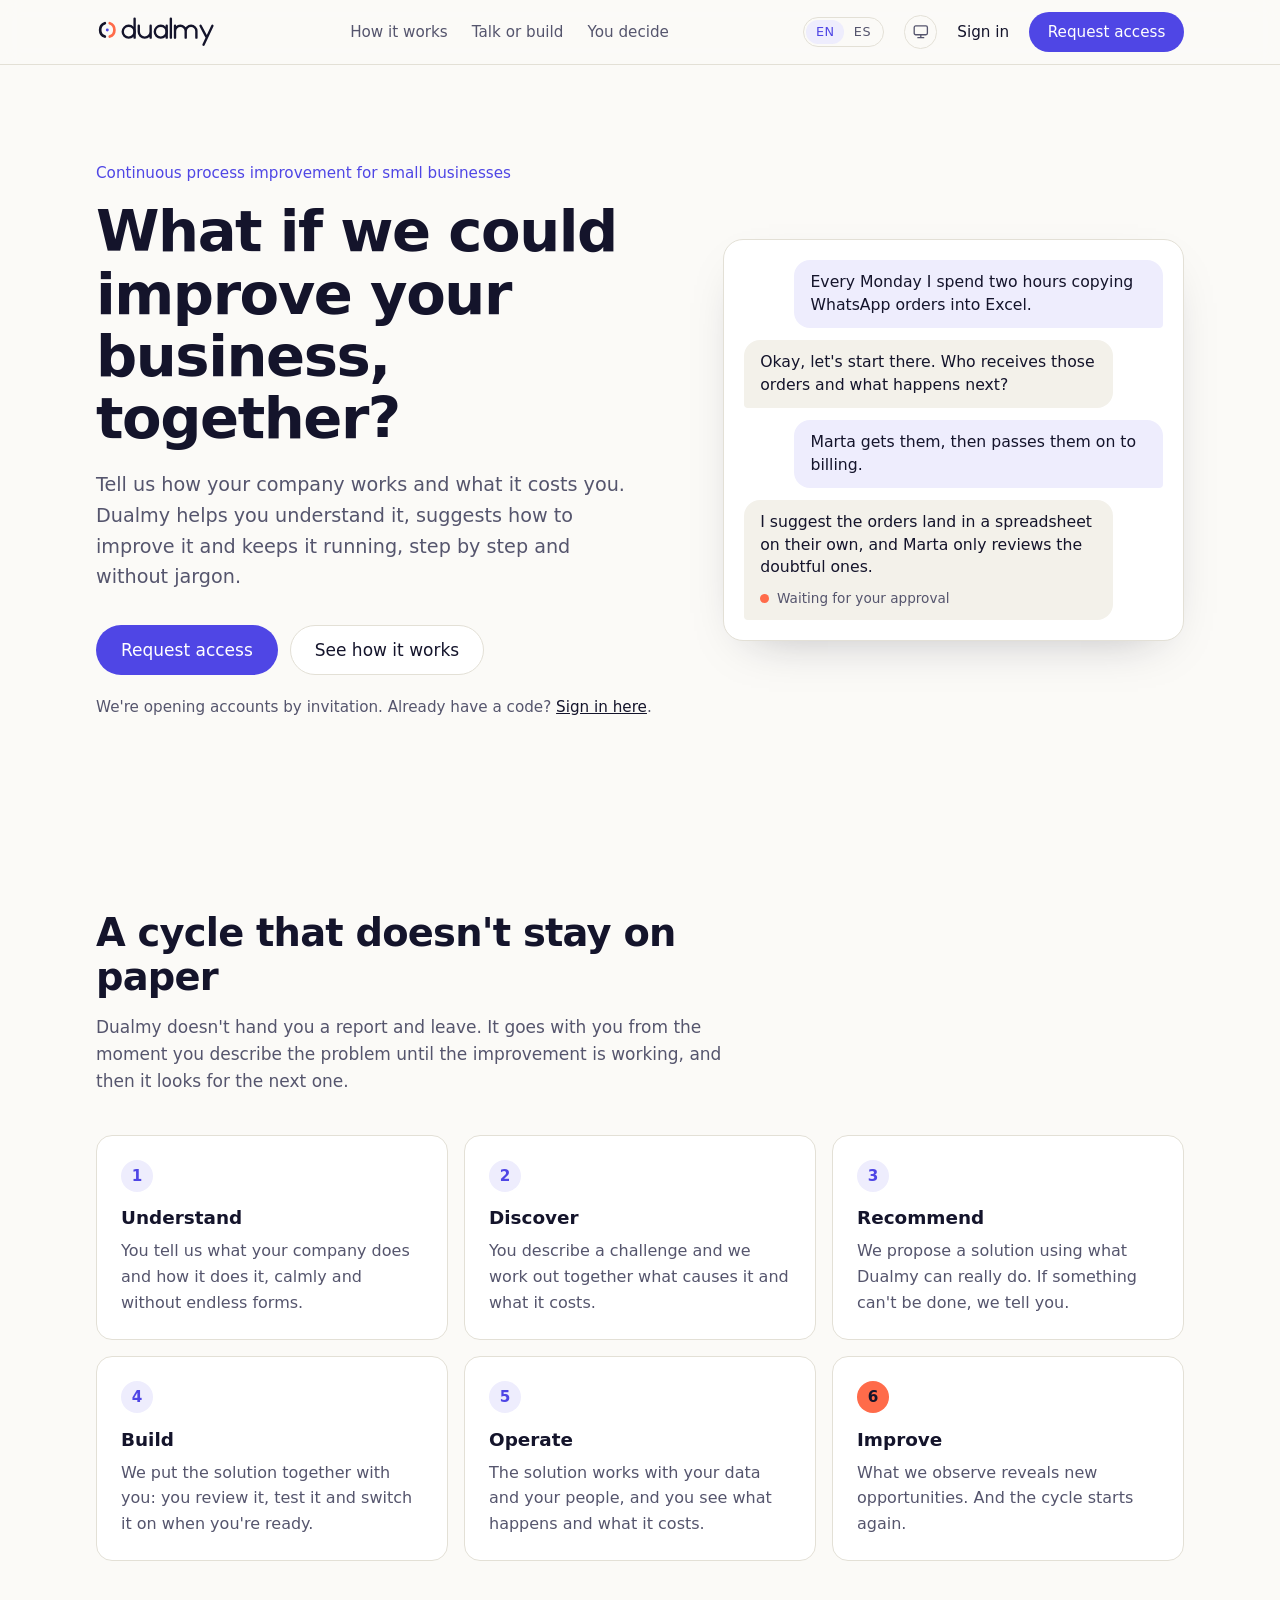
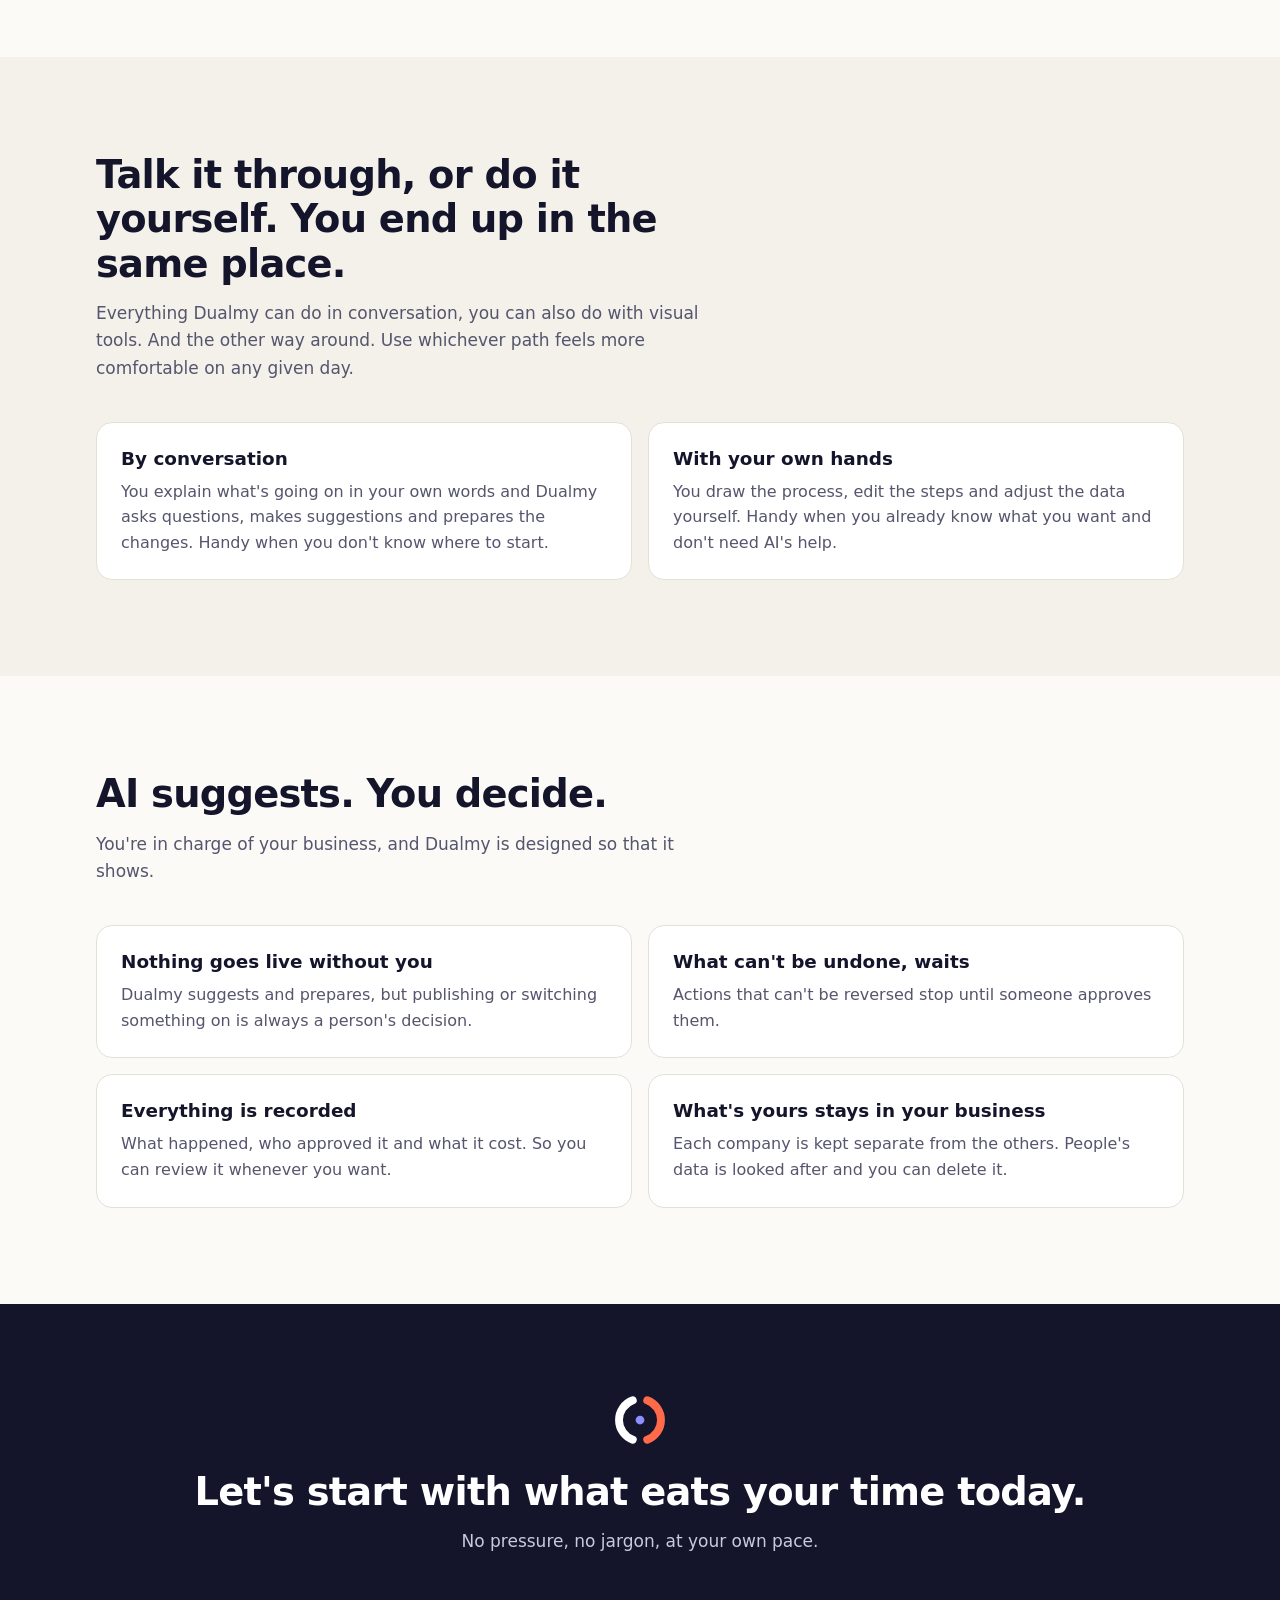
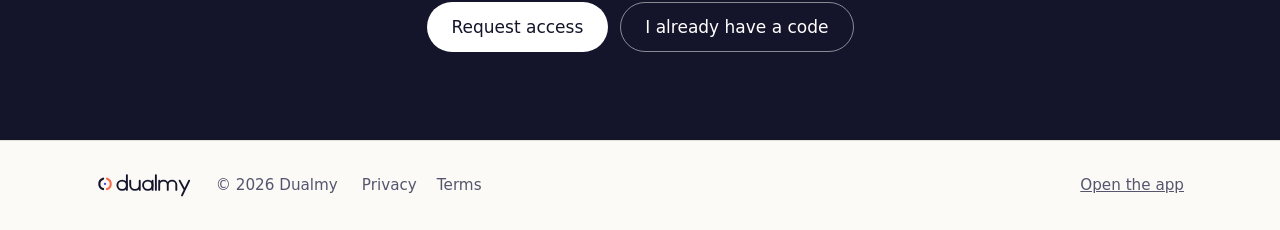
<file: index.html>
<!doctype html>
<html lang="en">
  <head>
    <meta charset="UTF-8" />
    <meta name="viewport" content="width=device-width, initial-scale=1.0" />
    <title>Dualmy: improve how your business runs, at your own pace</title>
    <meta
      name="description"
      content="Tell us how your company works and Dualmy helps you understand it, improve it and keep it running. By talking or with your own hands. You decide."
    />
    <meta name="theme-color" content="#14142b" />
    <meta property="og:title" content="Dualmy: improve how your business runs, at your own pace" />
    <meta
      property="og:description"
      content="Tell us how your company works and Dualmy helps you improve it. No jargon, you decide."
    />
    <meta property="og:type" content="website" />
    <meta property="og:url" content="https://dualmy.com/" />
    <link rel="canonical" href="https://dualmy.com/" />
    <link rel="alternate" hreflang="es" href="https://dualmy.com/es/" />
    <link rel="alternate" hreflang="en" href="https://dualmy.com/" />
    <link rel="alternate" hreflang="x-default" href="https://dualmy.com/" />
    <meta property="og:locale" content="en_US" />
    <meta property="og:locale:alternate" content="es_ES" />
    <meta property="og:image" content="https://dualmy.com/og-image.png" />
    <meta property="og:image:width" content="1200" />
    <meta property="og:image:height" content="630" />
    <meta property="og:image:alt" content="Dualmy: improve your business, together." />
    <meta name="twitter:card" content="summary_large_image" />
    <link rel="icon" type="image/svg+xml" href="./brand/favicon.svg" />
    <link rel="apple-touch-icon" href="./brand/apple-touch-icon.png" />
    <script>
      try {
        var t = localStorage.getItem('dualmy-theme');
        if (t === 'light' || t === 'dark') document.documentElement.dataset.theme = t;
      } catch (e) {}
    </script>
    <script type="module" crossorigin src="./assets/theme-VaR0duXl.js"></script>
    <link rel="stylesheet" crossorigin href="./assets/theme-C1qTyWRz.css">
  </head>
  <body>
    <a class="skip" href="#content">Skip to content</a>

    <header class="site-header">
      <div class="wrap bar">
        <a class="logo" href="./" aria-label="Dualmy, home">
          <img class="on-light" src="./brand/dualmy-logo.svg" alt="Dualmy" />
          <img class="on-dark" src="./brand/dualmy-logo-reverse.svg" alt="" aria-hidden="true" />
        </a>
        <nav class="nav" aria-label="Main">
          <a href="#cycle">How it works</a>
          <a href="#modes">Talk or build</a>
          <a href="#control">You decide</a>
        </nav>
        <div class="bar-actions">
          <div class="lang-switch" role="group" aria-label="Language">
            <span class="lang-current" aria-current="true">EN</span
            ><a
              class="lang-other"
              href="./es/"
              hreflang="es"
              lang="es"
              aria-label="Leer esta página en español"
              >ES</a
            >
          </div>
          <button
            class="theme-toggle"
            type="button"
            data-theme-toggle
            data-pref="system"
            aria-label="Theme: system (click to change)"
            title="Theme: system (click to change)"
            data-labels='{"system": "Theme: system (click to change)", "light": "Theme: light (click to change)", "dark": "Theme: dark (click to change)"}'
          >
            <svg class="ic ic-system" viewBox="0 0 24 24" aria-hidden="true">
              <rect x="3" y="4" width="18" height="12" rx="2" />
              <path d="M8 20h8M12 16v4" />
            </svg>
            <svg class="ic ic-light" viewBox="0 0 24 24" aria-hidden="true">
              <circle cx="12" cy="12" r="4" />
              <path
                d="M12 2v2M12 20v2M4.9 4.9l1.4 1.4M17.7 17.7l1.4 1.4M2 12h2M20 12h2M4.9 19.1l1.4-1.4M17.7 6.3l1.4-1.4"
              />
            </svg>
            <svg class="ic ic-dark" viewBox="0 0 24 24" aria-hidden="true">
              <path d="M20 14.5A8.5 8.5 0 0 1 9.5 4a8.5 8.5 0 1 0 10.5 10.5z" />
            </svg>
          </button>
          <a class="link" href="https://app.dualmy.com">Sign in</a>
          <a class="btn btn-primary" href="mailto:hello@dualmy.com?subject=I%27d%20like%20access%20to%20Dualmy">Request access</a>
        </div>
      </div>
    </header>

    <main id="content">
      <section class="hero">
        <div class="wrap hero-grid">
          <div class="hero-copy">
            <p class="eyebrow">Continuous process improvement for small businesses</p>
            <h1>What if we could improve your business, together?</h1>
            <p class="lead">
              Tell us how your company works and what it costs you. Dualmy helps you understand it,
              suggests how to improve it and keeps it running, step by step and without jargon.
            </p>
            <div class="actions">
              <a class="btn btn-primary btn-lg" href="mailto:hello@dualmy.com?subject=I%27d%20like%20access%20to%20Dualmy">Request access</a>
              <a class="btn btn-ghost btn-lg" href="#cycle">See how it works</a>
            </div>
            <p class="note">
              We're opening accounts by invitation. Already have a code?
              <a href="https://app.dualmy.com">Sign in here</a>.
            </p>
          </div>

          <figure class="chat" aria-label="How a conversation with Dualmy starts">
            <p class="bubble bubble-person">
              Every Monday I spend two hours copying WhatsApp orders into Excel.
            </p>
            <p class="bubble bubble-dualmy">
              Okay, let's start there. Who receives those orders and what happens next?
            </p>
            <p class="bubble bubble-person">Marta gets them, then passes them on to billing.</p>
            <div class="bubble bubble-dualmy proposal">
              <p>
                I suggest the orders land in a spreadsheet on their own, and Marta only reviews the
                doubtful ones.
              </p>
              <p class="proposal-status">
                <span class="dot" aria-hidden="true"></span>Waiting for your approval
              </p>
            </div>
            <figcaption class="sr-only">
              Example conversation between a person and Dualmy
            </figcaption>
          </figure>
        </div>
      </section>

      <section class="section" id="cycle" aria-labelledby="cycle-title">
        <div class="wrap">
          <header class="section-head">
            <h2 id="cycle-title">A cycle that doesn't stay on paper</h2>
            <p>
              Dualmy doesn't hand you a report and leave. It goes with you from the moment you
              describe the problem until the improvement is working, and then it looks for the next
              one.
            </p>
          </header>
          <ol class="steps">
            <li>
              <span class="step-n">1</span>
              <h3>Understand</h3>
              <p>
                You tell us what your company does and how it does it, calmly and without endless
                forms.
              </p>
            </li>
            <li>
              <span class="step-n">2</span>
              <h3>Discover</h3>
              <p>
                You describe a challenge and we work out together what causes it and what it costs.
              </p>
            </li>
            <li>
              <span class="step-n">3</span>
              <h3>Recommend</h3>
              <p>
                We propose a solution using what Dualmy can really do. If something can't be done,
                we tell you.
              </p>
            </li>
            <li>
              <span class="step-n">4</span>
              <h3>Build</h3>
              <p>
                We put the solution together with you: you review it, test it and switch it on when
                you're ready.
              </p>
            </li>
            <li>
              <span class="step-n">5</span>
              <h3>Operate</h3>
              <p>
                The solution works with your data and your people, and you see what happens and what
                it costs.
              </p>
            </li>
            <li>
              <span class="step-n">6</span>
              <h3>Improve</h3>
              <p>What we observe reveals new opportunities. And the cycle starts again.</p>
            </li>
          </ol>
        </div>
      </section>

      <section class="section section-alt" id="modes" aria-labelledby="modes-title">
        <div class="wrap">
          <header class="section-head">
            <h2 id="modes-title">
              Talk it through, or do it yourself. You end up in the same place.
            </h2>
            <p>
              Everything Dualmy can do in conversation, you can also do with visual tools. And the
              other way around. Use whichever path feels more comfortable on any given day.
            </p>
          </header>
          <div class="two">
            <article class="card">
              <h3>By conversation</h3>
              <p>
                You explain what's going on in your own words and Dualmy asks questions, makes
                suggestions and prepares the changes. Handy when you don't know where to start.
              </p>
            </article>
            <article class="card">
              <h3>With your own hands</h3>
              <p>
                You draw the process, edit the steps and adjust the data yourself. Handy when you
                already know what you want and don't need AI's help.
              </p>
            </article>
          </div>
        </div>
      </section>

      <section class="section" id="control" aria-labelledby="control-title">
        <div class="wrap">
          <header class="section-head">
            <h2 id="control-title">AI suggests. You decide.</h2>
            <p>You're in charge of your business, and Dualmy is designed so that it shows.</p>
          </header>
          <ul class="trust">
            <li>
              <h3>Nothing goes live without you</h3>
              <p>
                Dualmy suggests and prepares, but publishing or switching something on is always a
                person's decision.
              </p>
            </li>
            <li>
              <h3>What can't be undone, waits</h3>
              <p>Actions that can't be reversed stop until someone approves them.</p>
            </li>
            <li>
              <h3>Everything is recorded</h3>
              <p>
                What happened, who approved it and what it cost. So you can review it whenever you
                want.
              </p>
            </li>
            <li>
              <h3>What's yours stays in your business</h3>
              <p>
                Each company is kept separate from the others. People's data is looked after and you
                can delete it.
              </p>
            </li>
          </ul>
        </div>
      </section>

      <section class="cta" aria-labelledby="cta-title">
        <div class="wrap cta-inner">
          <img class="cta-mark" src="./brand/dualmy-mark-reverse.svg" alt="" aria-hidden="true" />
          <h2 id="cta-title">Let's start with what eats your time today.</h2>
          <p>No pressure, no jargon, at your own pace.</p>
          <div class="actions center">
            <a class="btn btn-light btn-lg" href="mailto:hello@dualmy.com?subject=I%27d%20like%20access%20to%20Dualmy">Request access</a>
            <a class="btn btn-outline btn-lg" href="https://app.dualmy.com">I already have a code</a>
          </div>
        </div>
      </section>
    </main>

    <footer class="site-footer">
      <div class="wrap foot">
        <a class="logo" href="./" aria-label="Dualmy, home">
          <img class="on-light" src="./brand/dualmy-logo.svg" alt="Dualmy" />
          <img class="on-dark" src="./brand/dualmy-logo-reverse.svg" alt="" aria-hidden="true" />
        </a>
        <p>© 2026 Dualmy</p>
        <nav class="foot-links" aria-label="Legal">
          <a href="./privacy/">Privacy</a><a href="./terms/">Terms</a>
        </nav>
        <a href="https://app.dualmy.com">Open the app</a>
      </div>
    </footer>
  </body>
</html>
</file>
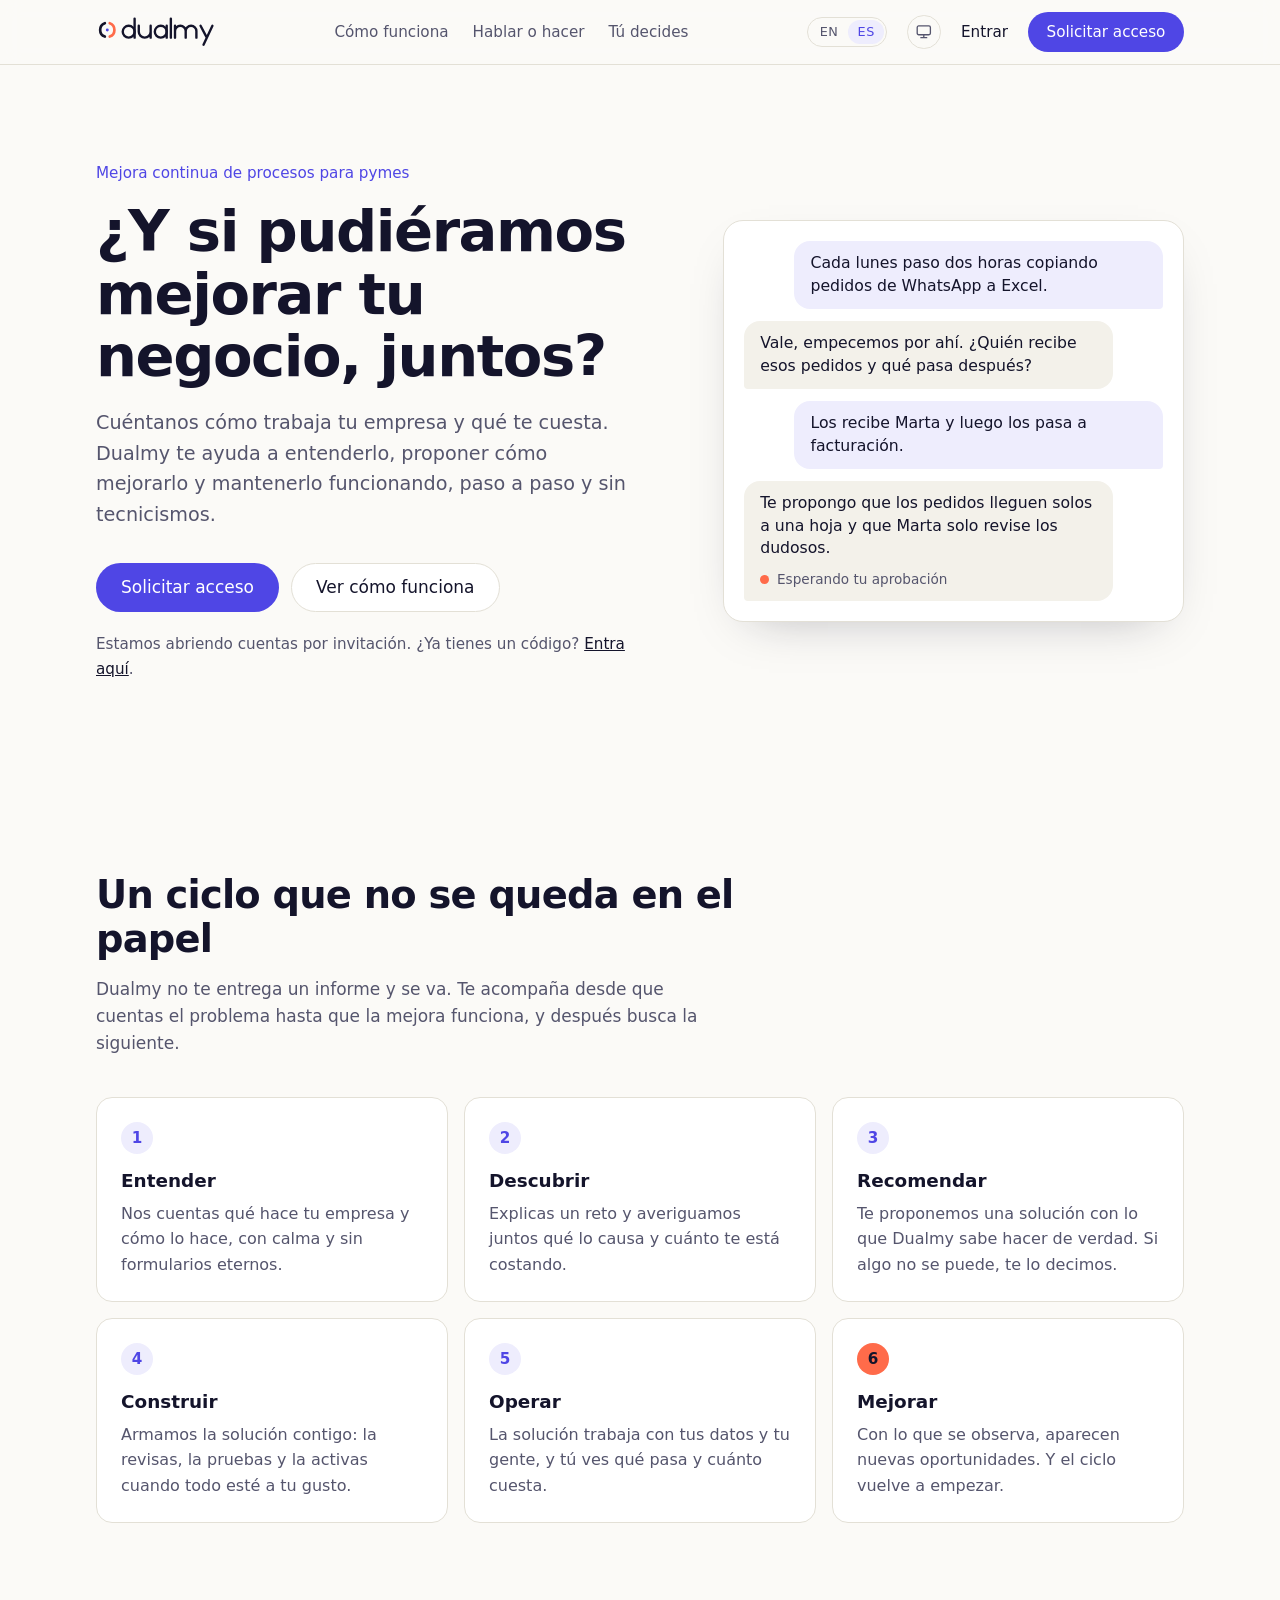
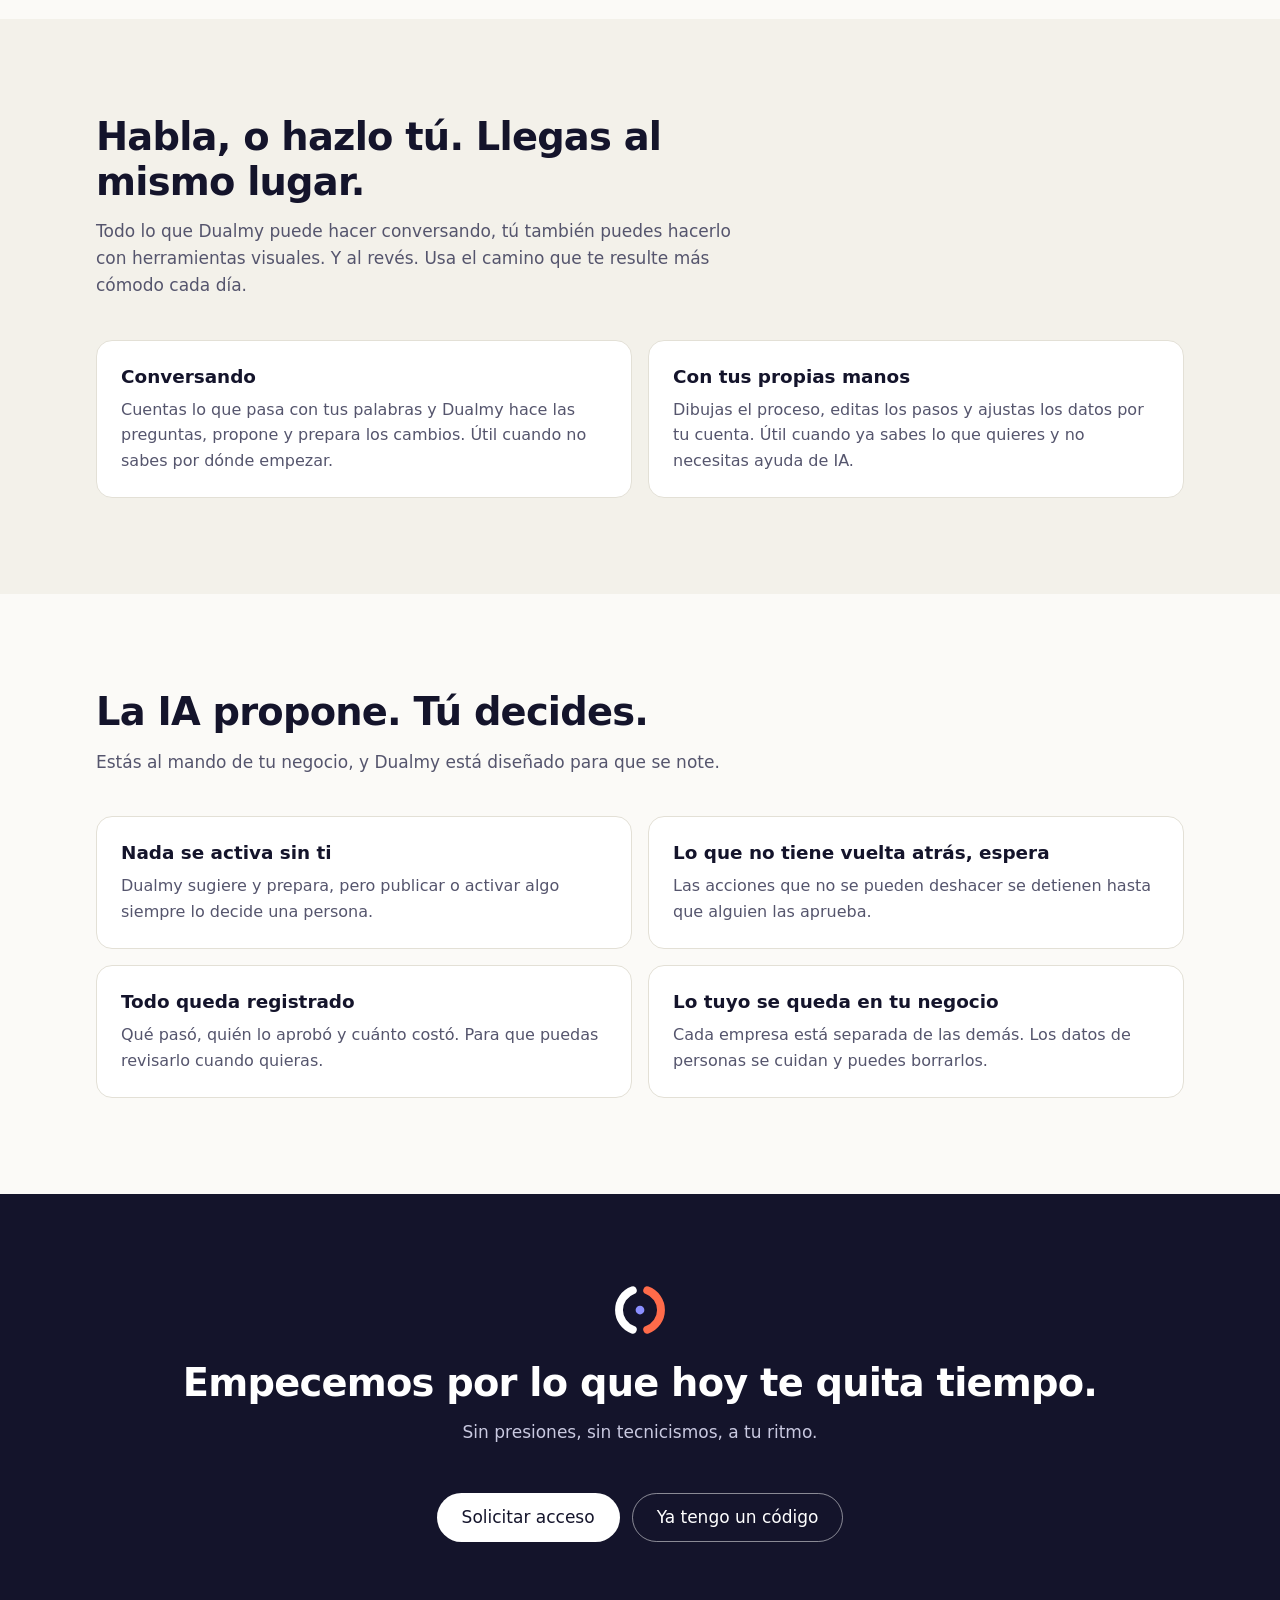
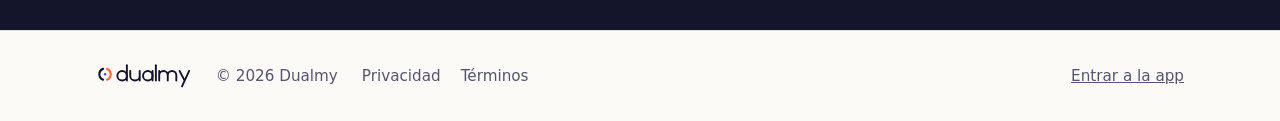
<file: es/index.html>
<!doctype html>
<html lang="es">
  <head>
    <meta charset="UTF-8" />
    <meta name="viewport" content="width=device-width, initial-scale=1.0" />
    <title>Dualmy: mejora los procesos de tu negocio, a tu ritmo</title>
    <meta
      name="description"
      content="Cuéntanos cómo trabaja tu empresa y Dualmy te ayuda a entenderlo, mejorarlo y mantenerlo funcionando. Hablando o con tus propias manos. Tú decides."
    />
    <meta name="theme-color" content="#14142b" />
    <meta property="og:title" content="Dualmy: mejora los procesos de tu negocio, a tu ritmo" />
    <meta
      property="og:description"
      content="Cuéntanos cómo trabaja tu empresa y Dualmy te ayuda a mejorarlo. Sin tecnicismos, tú decides."
    />
    <meta property="og:type" content="website" />
    <meta property="og:url" content="https://dualmy.com/es/" />
    <link rel="canonical" href="https://dualmy.com/es/" />
    <link rel="alternate" hreflang="es" href="https://dualmy.com/es/" />
    <link rel="alternate" hreflang="en" href="https://dualmy.com/" />
    <link rel="alternate" hreflang="x-default" href="https://dualmy.com/" />
    <meta property="og:locale" content="es_ES" />
    <meta property="og:locale:alternate" content="en_US" />
    <meta property="og:image" content="https://dualmy.com/og-image-es.png" />
    <meta property="og:image:width" content="1200" />
    <meta property="og:image:height" content="630" />
    <meta property="og:image:alt" content="Dualmy: mejora tu negocio, juntos." />
    <meta name="twitter:card" content="summary_large_image" />
    <link rel="icon" type="image/svg+xml" href="../brand/favicon.svg" />
    <link rel="apple-touch-icon" href="../brand/apple-touch-icon.png" />
    <script>
      try {
        var t = localStorage.getItem('dualmy-theme');
        if (t === 'light' || t === 'dark') document.documentElement.dataset.theme = t;
      } catch (e) {}
    </script>
    <script type="module" crossorigin src="../assets/theme-VaR0duXl.js"></script>
    <link rel="stylesheet" crossorigin href="../assets/theme-C1qTyWRz.css">
  </head>
  <body>
    <a class="skip" href="#contenido">Saltar al contenido</a>

    <header class="site-header">
      <div class="wrap bar">
        <a class="logo" href="./" aria-label="Dualmy, inicio">
          <img class="on-light" src="../brand/dualmy-logo.svg" alt="Dualmy" />
          <img class="on-dark" src="../brand/dualmy-logo-reverse.svg" alt="" aria-hidden="true" />
        </a>
        <nav class="nav" aria-label="Principal">
          <a href="#ciclo">Cómo funciona</a>
          <a href="#doble-modo">Hablar o hacer</a>
          <a href="#control">Tú decides</a>
        </nav>
        <div class="bar-actions">
          <div class="lang-switch" role="group" aria-label="Idioma">
            <a
              class="lang-other"
              href="../"
              hreflang="en"
              lang="en"
              aria-label="Read this page in English"
              >EN</a
            ><span class="lang-current" aria-current="true">ES</span>
          </div>
          <button
            class="theme-toggle"
            type="button"
            data-theme-toggle
            data-pref="system"
            aria-label="Tema: sistema (clic para cambiar)"
            title="Tema: sistema (clic para cambiar)"
            data-labels='{"system": "Tema: sistema (clic para cambiar)", "light": "Tema: claro (clic para cambiar)", "dark": "Tema: oscuro (clic para cambiar)"}'
          >
            <svg class="ic ic-system" viewBox="0 0 24 24" aria-hidden="true">
              <rect x="3" y="4" width="18" height="12" rx="2" />
              <path d="M8 20h8M12 16v4" />
            </svg>
            <svg class="ic ic-light" viewBox="0 0 24 24" aria-hidden="true">
              <circle cx="12" cy="12" r="4" />
              <path
                d="M12 2v2M12 20v2M4.9 4.9l1.4 1.4M17.7 17.7l1.4 1.4M2 12h2M20 12h2M4.9 19.1l1.4-1.4M17.7 6.3l1.4-1.4"
              />
            </svg>
            <svg class="ic ic-dark" viewBox="0 0 24 24" aria-hidden="true">
              <path d="M20 14.5A8.5 8.5 0 0 1 9.5 4a8.5 8.5 0 1 0 10.5 10.5z" />
            </svg>
          </button>
          <a class="link" href="https://app.dualmy.com">Entrar</a>
          <a class="btn btn-primary" href="mailto:hello@dualmy.com?subject=Quiero%20acceso%20a%20Dualmy">Solicitar acceso</a>
        </div>
      </div>
    </header>

    <main id="contenido">
      <section class="hero">
        <div class="wrap hero-grid">
          <div class="hero-copy">
            <p class="eyebrow">Mejora continua de procesos para pymes</p>
            <h1>¿Y si pudiéramos mejorar tu negocio, juntos?</h1>
            <p class="lead">
              Cuéntanos cómo trabaja tu empresa y qué te cuesta. Dualmy te ayuda a entenderlo,
              proponer cómo mejorarlo y mantenerlo funcionando, paso a paso y sin tecnicismos.
            </p>
            <div class="actions">
              <a class="btn btn-primary btn-lg" href="mailto:hello@dualmy.com?subject=Quiero%20acceso%20a%20Dualmy">Solicitar acceso</a>
              <a class="btn btn-ghost btn-lg" href="#ciclo">Ver cómo funciona</a>
            </div>
            <p class="note">
              Estamos abriendo cuentas por invitación. ¿Ya tienes un código?
              <a href="https://app.dualmy.com">Entra aquí</a>.
            </p>
          </div>

          <figure class="chat" aria-label="Así empieza una conversación en Dualmy">
            <p class="bubble bubble-person">
              Cada lunes paso dos horas copiando pedidos de WhatsApp a Excel.
            </p>
            <p class="bubble bubble-dualmy">
              Vale, empecemos por ahí. ¿Quién recibe esos pedidos y qué pasa después?
            </p>
            <p class="bubble bubble-person">Los recibe Marta y luego los pasa a facturación.</p>
            <div class="bubble bubble-dualmy proposal">
              <p>
                Te propongo que los pedidos lleguen solos a una hoja y que Marta solo revise los
                dudosos.
              </p>
              <p class="proposal-status">
                <span class="dot" aria-hidden="true"></span>Esperando tu aprobación
              </p>
            </div>
            <figcaption class="sr-only">
              Ejemplo de conversación entre una persona y Dualmy
            </figcaption>
          </figure>
        </div>
      </section>

      <section class="section" id="ciclo" aria-labelledby="ciclo-titulo">
        <div class="wrap">
          <header class="section-head">
            <h2 id="ciclo-titulo">Un ciclo que no se queda en el papel</h2>
            <p>
              Dualmy no te entrega un informe y se va. Te acompaña desde que cuentas el problema
              hasta que la mejora funciona, y después busca la siguiente.
            </p>
          </header>
          <ol class="steps">
            <li>
              <span class="step-n">1</span>
              <h3>Entender</h3>
              <p>
                Nos cuentas qué hace tu empresa y cómo lo hace, con calma y sin formularios eternos.
              </p>
            </li>
            <li>
              <span class="step-n">2</span>
              <h3>Descubrir</h3>
              <p>Explicas un reto y averiguamos juntos qué lo causa y cuánto te está costando.</p>
            </li>
            <li>
              <span class="step-n">3</span>
              <h3>Recomendar</h3>
              <p>
                Te proponemos una solución con lo que Dualmy sabe hacer de verdad. Si algo no se
                puede, te lo decimos.
              </p>
            </li>
            <li>
              <span class="step-n">4</span>
              <h3>Construir</h3>
              <p>
                Armamos la solución contigo: la revisas, la pruebas y la activas cuando todo esté a
                tu gusto.
              </p>
            </li>
            <li>
              <span class="step-n">5</span>
              <h3>Operar</h3>
              <p>
                La solución trabaja con tus datos y tu gente, y tú ves qué pasa y cuánto cuesta.
              </p>
            </li>
            <li>
              <span class="step-n">6</span>
              <h3>Mejorar</h3>
              <p>
                Con lo que se observa, aparecen nuevas oportunidades. Y el ciclo vuelve a empezar.
              </p>
            </li>
          </ol>
        </div>
      </section>

      <section class="section section-alt" id="doble-modo" aria-labelledby="modo-titulo">
        <div class="wrap">
          <header class="section-head">
            <h2 id="modo-titulo">Habla, o hazlo tú. Llegas al mismo lugar.</h2>
            <p>
              Todo lo que Dualmy puede hacer conversando, tú también puedes hacerlo con herramientas
              visuales. Y al revés. Usa el camino que te resulte más cómodo cada día.
            </p>
          </header>
          <div class="two">
            <article class="card">
              <h3>Conversando</h3>
              <p>
                Cuentas lo que pasa con tus palabras y Dualmy hace las preguntas, propone y prepara
                los cambios. Útil cuando no sabes por dónde empezar.
              </p>
            </article>
            <article class="card">
              <h3>Con tus propias manos</h3>
              <p>
                Dibujas el proceso, editas los pasos y ajustas los datos por tu cuenta. Útil cuando
                ya sabes lo que quieres y no necesitas ayuda de IA.
              </p>
            </article>
          </div>
        </div>
      </section>

      <section class="section" id="control" aria-labelledby="control-titulo">
        <div class="wrap">
          <header class="section-head">
            <h2 id="control-titulo">La IA propone. Tú decides.</h2>
            <p>Estás al mando de tu negocio, y Dualmy está diseñado para que se note.</p>
          </header>
          <ul class="trust">
            <li>
              <h3>Nada se activa sin ti</h3>
              <p>
                Dualmy sugiere y prepara, pero publicar o activar algo siempre lo decide una
                persona.
              </p>
            </li>
            <li>
              <h3>Lo que no tiene vuelta atrás, espera</h3>
              <p>
                Las acciones que no se pueden deshacer se detienen hasta que alguien las aprueba.
              </p>
            </li>
            <li>
              <h3>Todo queda registrado</h3>
              <p>
                Qué pasó, quién lo aprobó y cuánto costó. Para que puedas revisarlo cuando quieras.
              </p>
            </li>
            <li>
              <h3>Lo tuyo se queda en tu negocio</h3>
              <p>
                Cada empresa está separada de las demás. Los datos de personas se cuidan y puedes
                borrarlos.
              </p>
            </li>
          </ul>
        </div>
      </section>

      <section class="cta" aria-labelledby="cta-titulo">
        <div class="wrap cta-inner">
          <img class="cta-mark" src="../brand/dualmy-mark-reverse.svg" alt="" aria-hidden="true" />
          <h2 id="cta-titulo">Empecemos por lo que hoy te quita tiempo.</h2>
          <p>Sin presiones, sin tecnicismos, a tu ritmo.</p>
          <div class="actions center">
            <a class="btn btn-light btn-lg" href="mailto:hello@dualmy.com?subject=Quiero%20acceso%20a%20Dualmy">Solicitar acceso</a>
            <a class="btn btn-outline btn-lg" href="https://app.dualmy.com">Ya tengo un código</a>
          </div>
        </div>
      </section>
    </main>

    <footer class="site-footer">
      <div class="wrap foot">
        <a class="logo" href="./" aria-label="Dualmy, inicio">
          <img class="on-light" src="../brand/dualmy-logo.svg" alt="Dualmy" />
          <img class="on-dark" src="../brand/dualmy-logo-reverse.svg" alt="" aria-hidden="true" />
        </a>
        <p>© 2026 Dualmy</p>
        <nav class="foot-links" aria-label="Legal">
          <a href="./privacidad/">Privacidad</a><a href="./terminos/">Términos</a>
        </nav>
        <a href="https://app.dualmy.com">Entrar a la app</a>
      </div>
    </footer>
  </body>
</html>
</file>
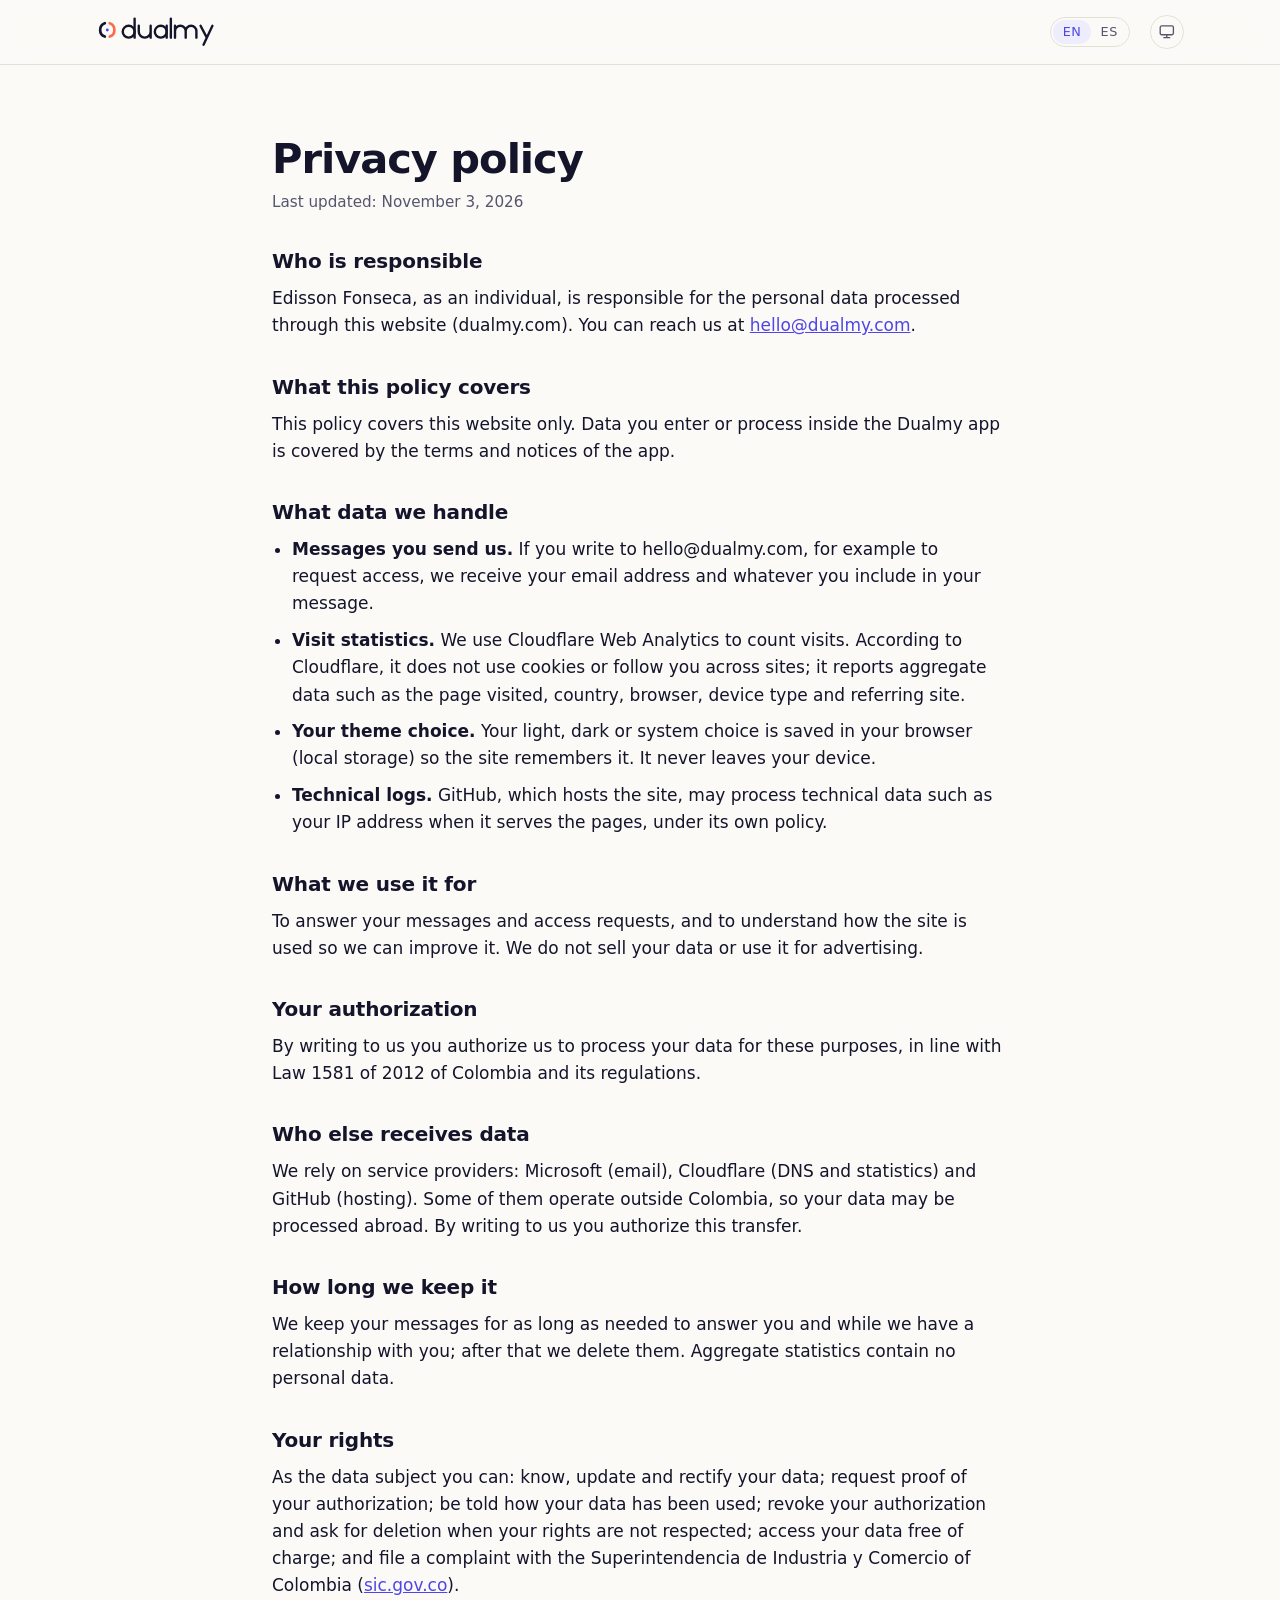
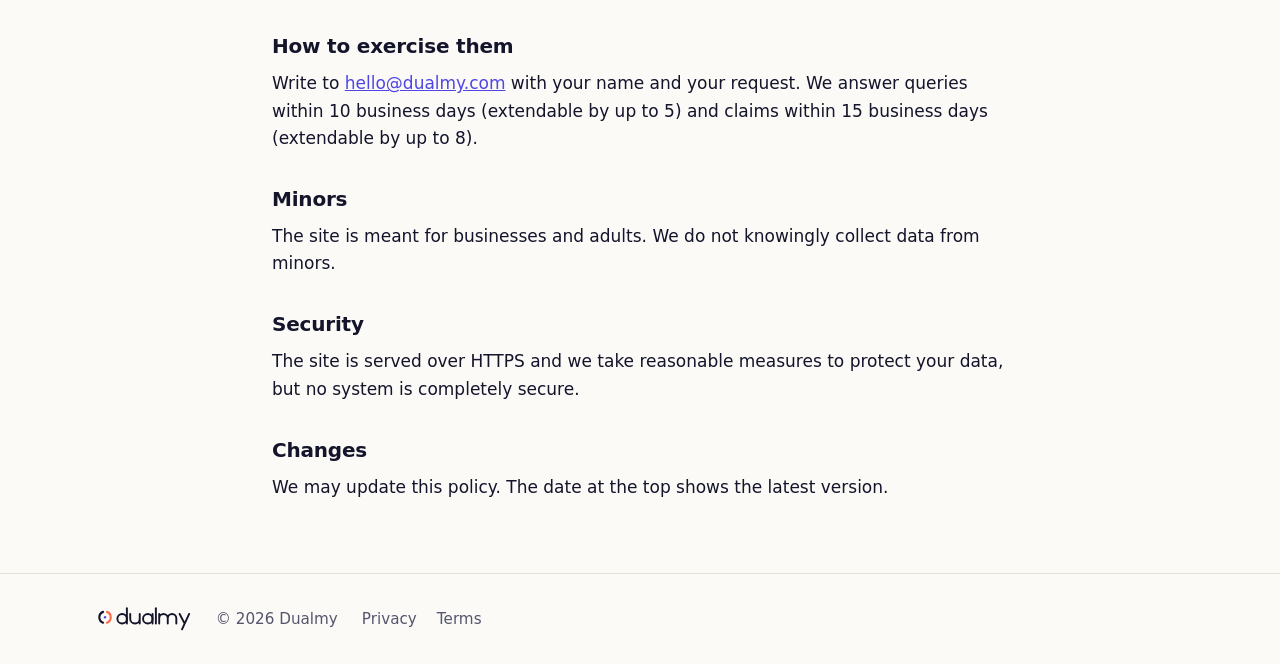
<file: privacy/index.html>
<!doctype html>
<html lang="en">
  <head>
    <meta charset="UTF-8" />
    <meta name="viewport" content="width=device-width, initial-scale=1.0" />
    <title>Privacy policy · Dualmy</title>
    <meta name="description" content="How Dualmy handles personal data on dualmy.com." />
    <meta name="theme-color" content="#14142b" />
    <link rel="canonical" href="https://dualmy.com/privacy/" />
    <link rel="alternate" hreflang="en" href="https://dualmy.com/privacy/" />
    <link rel="alternate" hreflang="es" href="https://dualmy.com/es/privacidad/" />
    <link rel="icon" type="image/svg+xml" href="../brand/favicon.svg" />
    <link rel="apple-touch-icon" href="../brand/apple-touch-icon.png" />
    <script>
      try {
        var t = localStorage.getItem('dualmy-theme');
        if (t === 'light' || t === 'dark') document.documentElement.dataset.theme = t;
      } catch (e) {}
    </script>
    <script type="module" crossorigin src="../assets/theme-VaR0duXl.js"></script>
    <link rel="stylesheet" crossorigin href="../assets/theme-C1qTyWRz.css">
  </head>
  <body>
    <a class="skip" href="#content">Skip to content</a>
    <header class="site-header">
      <div class="wrap bar">
        <a class="logo" href="../" aria-label="Dualmy, home">
          <img class="on-light" src="../brand/dualmy-logo.svg" alt="Dualmy" />
          <img class="on-dark" src="../brand/dualmy-logo-reverse.svg" alt="" aria-hidden="true" />
        </a>
        <div class="bar-actions">
          <div class="lang-switch" role="group" aria-label="Language">
            <span class="lang-current" aria-current="true">EN</span
            ><a
              class="lang-other"
              href="../es/privacidad/"
              hreflang="es"
              lang="es"
              aria-label="Leer esta página en español"
              >ES</a
            >
          </div>
          <button
            class="theme-toggle"
            type="button"
            data-theme-toggle
            data-pref="system"
            aria-label=""
            data-labels='{"system":"Theme: system (click to change)","light":"Theme: light (click to change)","dark":"Theme: dark (click to change)"}'
          >
            <svg class="ic ic-system" viewBox="0 0 24 24" aria-hidden="true">
              <rect x="3" y="4" width="18" height="12" rx="2" />
              <path d="M8 20h8M12 16v4" />
            </svg>
            <svg class="ic ic-light" viewBox="0 0 24 24" aria-hidden="true">
              <circle cx="12" cy="12" r="4" />
              <path
                d="M12 2v2M12 20v2M4.9 4.9l1.4 1.4M17.7 17.7l1.4 1.4M2 12h2M20 12h2M4.9 19.1l1.4-1.4M17.7 6.3l1.4-1.4"
              />
            </svg>
            <svg class="ic ic-dark" viewBox="0 0 24 24" aria-hidden="true">
              <path d="M20 14.5A8.5 8.5 0 0 1 9.5 4a8.5 8.5 0 1 0 10.5 10.5z" />
            </svg>
          </button>
        </div>
      </div>
    </header>
    <main id="content" class="legal wrap">
      <h1>Privacy policy</h1>
      <p class="updated">Last updated: November 3, 2026</p>
      <h2>Who is responsible</h2>
      <p>
        Edisson Fonseca, as an individual, is responsible for the personal data processed through
        this website (dualmy.com). You can reach us at
        <a href="mailto:hello@dualmy.com">hello@dualmy.com</a>.
      </p>
      <h2>What this policy covers</h2>
      <p>
        This policy covers this website only. Data you enter or process inside the Dualmy app is
        covered by the terms and notices of the app.
      </p>
      <h2>What data we handle</h2>
      <ul>
        <li>
          <strong>Messages you send us.</strong> If you write to hello@dualmy.com, for example to
          request access, we receive your email address and whatever you include in your message.
        </li>
        <li>
          <strong>Visit statistics.</strong> We use Cloudflare Web Analytics to count visits.
          According to Cloudflare, it does not use cookies or follow you across sites; it reports
          aggregate data such as the page visited, country, browser, device type and referring site.
        </li>
        <li>
          <strong>Your theme choice.</strong> Your light, dark or system choice is saved in your
          browser (local storage) so the site remembers it. It never leaves your device.
        </li>
        <li>
          <strong>Technical logs.</strong> GitHub, which hosts the site, may process technical data
          such as your IP address when it serves the pages, under its own policy.
        </li>
      </ul>
      <h2>What we use it for</h2>
      <p>
        To answer your messages and access requests, and to understand how the site is used so we
        can improve it. We do not sell your data or use it for advertising.
      </p>
      <h2>Your authorization</h2>
      <p>
        By writing to us you authorize us to process your data for these purposes, in line with Law
        1581 of 2012 of Colombia and its regulations.
      </p>
      <h2>Who else receives data</h2>
      <p>
        We rely on service providers: Microsoft (email), Cloudflare (DNS and statistics) and GitHub
        (hosting). Some of them operate outside Colombia, so your data may be processed abroad. By
        writing to us you authorize this transfer.
      </p>
      <h2>How long we keep it</h2>
      <p>
        We keep your messages for as long as needed to answer you and while we have a relationship
        with you; after that we delete them. Aggregate statistics contain no personal data.
      </p>
      <h2>Your rights</h2>
      <p>
        As the data subject you can: know, update and rectify your data; request proof of your
        authorization; be told how your data has been used; revoke your authorization and ask for
        deletion when your rights are not respected; access your data free of charge; and file a
        complaint with the Superintendencia de Industria y Comercio of Colombia (<a
          href="https://www.sic.gov.co"
          rel="noopener"
          >sic.gov.co</a
        >).
      </p>
      <h2>How to exercise them</h2>
      <p>
        Write to <a href="mailto:hello@dualmy.com">hello@dualmy.com</a> with your name and your
        request. We answer queries within 10 business days (extendable by up to 5) and claims within
        15 business days (extendable by up to 8).
      </p>
      <h2>Minors</h2>
      <p>
        The site is meant for businesses and adults. We do not knowingly collect data from minors.
      </p>
      <h2>Security</h2>
      <p>
        The site is served over HTTPS and we take reasonable measures to protect your data, but no
        system is completely secure.
      </p>
      <h2>Changes</h2>
      <p>We may update this policy. The date at the top shows the latest version.</p>
    </main>
    <footer class="site-footer">
      <div class="wrap foot">
        <a class="logo" href="../" aria-label="Dualmy, home">
          <img class="on-light" src="../brand/dualmy-logo.svg" alt="Dualmy" />
          <img class="on-dark" src="../brand/dualmy-logo-reverse.svg" alt="" aria-hidden="true" />
        </a>
        <p>© 2026 Dualmy</p>
        <nav class="foot-links" aria-label="Legal">
          <a href="../privacy/">Privacy</a>
          <a href="../terms/">Terms</a>
        </nav>
      </div>
    </footer>
  </body>
</html>
</file>
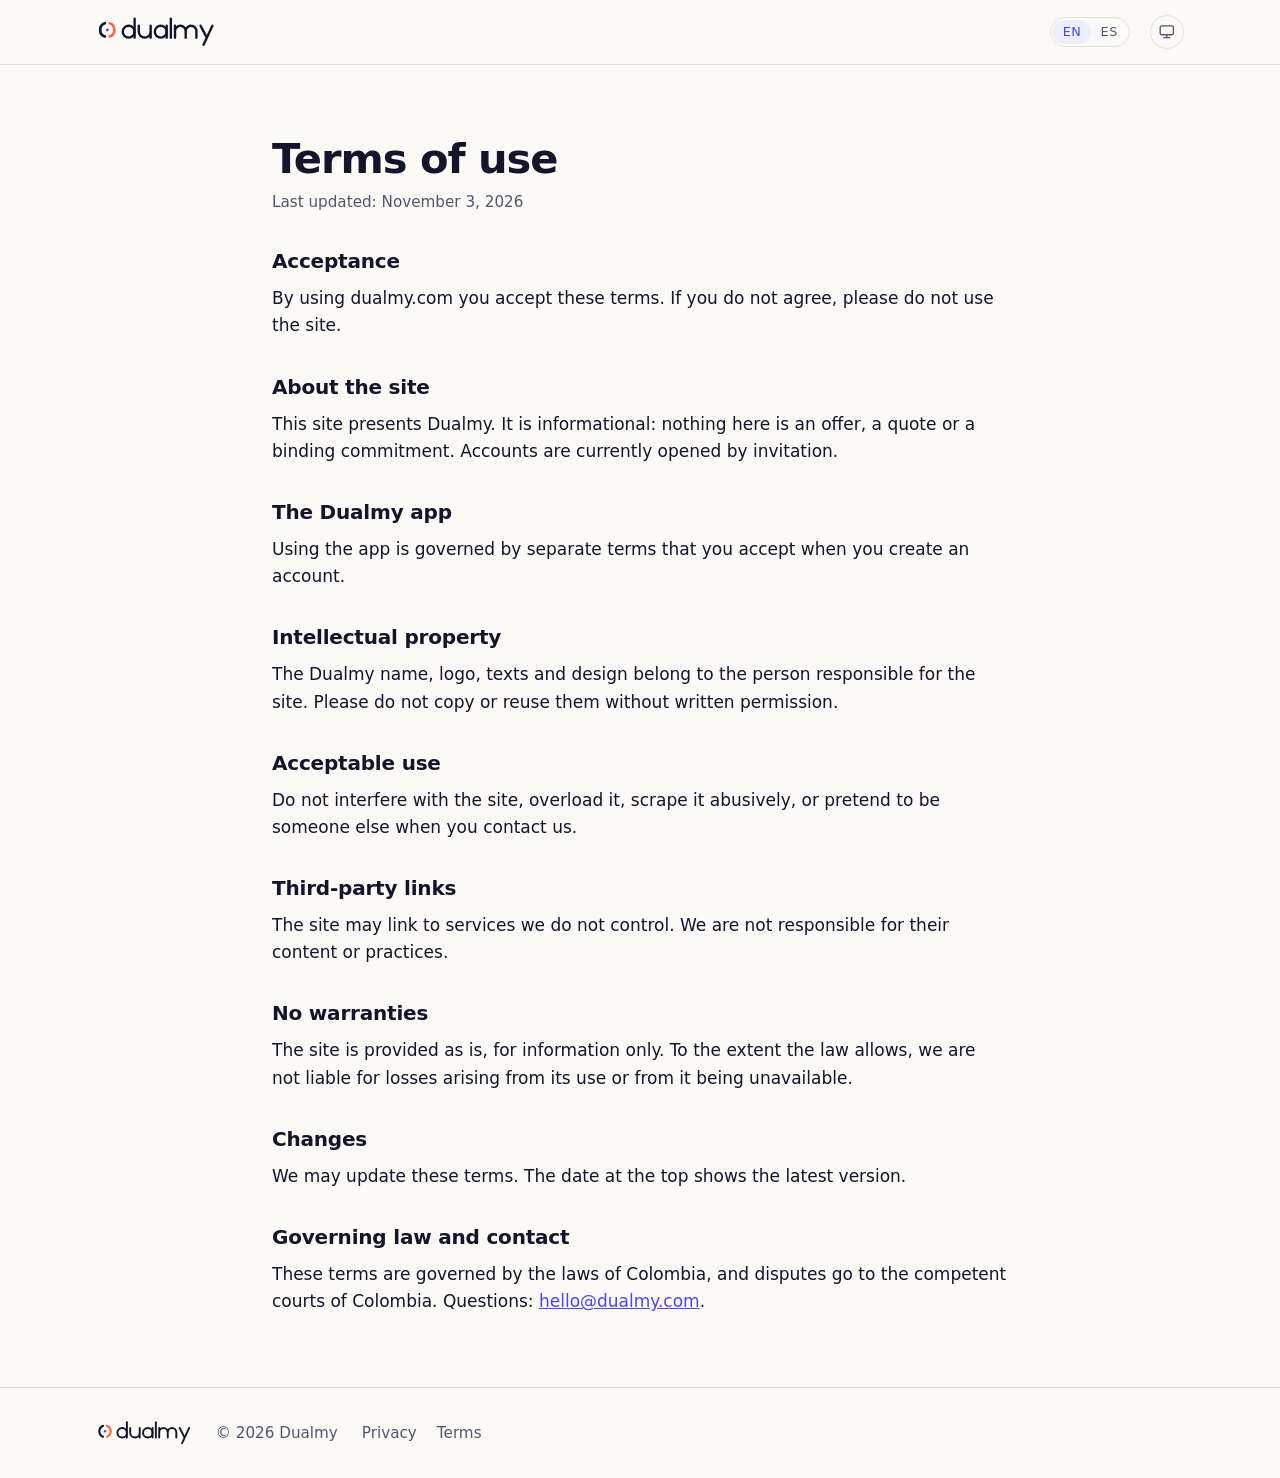
<file: terms/index.html>
<!doctype html>
<html lang="en">
  <head>
    <meta charset="UTF-8" />
    <meta name="viewport" content="width=device-width, initial-scale=1.0" />
    <title>Terms of use · Dualmy</title>
    <meta name="description" content="Terms for using the Dualmy website, dualmy.com." />
    <meta name="theme-color" content="#14142b" />
    <link rel="canonical" href="https://dualmy.com/terms/" />
    <link rel="alternate" hreflang="en" href="https://dualmy.com/terms/" />
    <link rel="alternate" hreflang="es" href="https://dualmy.com/es/terminos/" />
    <link rel="icon" type="image/svg+xml" href="../brand/favicon.svg" />
    <link rel="apple-touch-icon" href="../brand/apple-touch-icon.png" />
    <script>
      try {
        var t = localStorage.getItem('dualmy-theme');
        if (t === 'light' || t === 'dark') document.documentElement.dataset.theme = t;
      } catch (e) {}
    </script>
    <script type="module" crossorigin src="../assets/theme-VaR0duXl.js"></script>
    <link rel="stylesheet" crossorigin href="../assets/theme-C1qTyWRz.css">
  </head>
  <body>
    <a class="skip" href="#content">Skip to content</a>
    <header class="site-header">
      <div class="wrap bar">
        <a class="logo" href="../" aria-label="Dualmy, home">
          <img class="on-light" src="../brand/dualmy-logo.svg" alt="Dualmy" />
          <img class="on-dark" src="../brand/dualmy-logo-reverse.svg" alt="" aria-hidden="true" />
        </a>
        <div class="bar-actions">
          <div class="lang-switch" role="group" aria-label="Language">
            <span class="lang-current" aria-current="true">EN</span
            ><a
              class="lang-other"
              href="../es/terminos/"
              hreflang="es"
              lang="es"
              aria-label="Leer esta página en español"
              >ES</a
            >
          </div>
          <button
            class="theme-toggle"
            type="button"
            data-theme-toggle
            data-pref="system"
            aria-label=""
            data-labels='{"system":"Theme: system (click to change)","light":"Theme: light (click to change)","dark":"Theme: dark (click to change)"}'
          >
            <svg class="ic ic-system" viewBox="0 0 24 24" aria-hidden="true">
              <rect x="3" y="4" width="18" height="12" rx="2" />
              <path d="M8 20h8M12 16v4" />
            </svg>
            <svg class="ic ic-light" viewBox="0 0 24 24" aria-hidden="true">
              <circle cx="12" cy="12" r="4" />
              <path
                d="M12 2v2M12 20v2M4.9 4.9l1.4 1.4M17.7 17.7l1.4 1.4M2 12h2M20 12h2M4.9 19.1l1.4-1.4M17.7 6.3l1.4-1.4"
              />
            </svg>
            <svg class="ic ic-dark" viewBox="0 0 24 24" aria-hidden="true">
              <path d="M20 14.5A8.5 8.5 0 0 1 9.5 4a8.5 8.5 0 1 0 10.5 10.5z" />
            </svg>
          </button>
        </div>
      </div>
    </header>
    <main id="content" class="legal wrap">
      <h1>Terms of use</h1>
      <p class="updated">Last updated: November 3, 2026</p>
      <h2>Acceptance</h2>
      <p>
        By using dualmy.com you accept these terms. If you do not agree, please do not use the site.
      </p>
      <h2>About the site</h2>
      <p>
        This site presents Dualmy. It is informational: nothing here is an offer, a quote or a
        binding commitment. Accounts are currently opened by invitation.
      </p>
      <h2>The Dualmy app</h2>
      <p>Using the app is governed by separate terms that you accept when you create an account.</p>
      <h2>Intellectual property</h2>
      <p>
        The Dualmy name, logo, texts and design belong to the person responsible for the site.
        Please do not copy or reuse them without written permission.
      </p>
      <h2>Acceptable use</h2>
      <p>
        Do not interfere with the site, overload it, scrape it abusively, or pretend to be someone
        else when you contact us.
      </p>
      <h2>Third-party links</h2>
      <p>
        The site may link to services we do not control. We are not responsible for their content or
        practices.
      </p>
      <h2>No warranties</h2>
      <p>
        The site is provided as is, for information only. To the extent the law allows, we are not
        liable for losses arising from its use or from it being unavailable.
      </p>
      <h2>Changes</h2>
      <p>We may update these terms. The date at the top shows the latest version.</p>
      <h2>Governing law and contact</h2>
      <p>
        These terms are governed by the laws of Colombia, and disputes go to the competent courts of
        Colombia. Questions: <a href="mailto:hello@dualmy.com">hello@dualmy.com</a>.
      </p>
    </main>
    <footer class="site-footer">
      <div class="wrap foot">
        <a class="logo" href="../" aria-label="Dualmy, home">
          <img class="on-light" src="../brand/dualmy-logo.svg" alt="Dualmy" />
          <img class="on-dark" src="../brand/dualmy-logo-reverse.svg" alt="" aria-hidden="true" />
        </a>
        <p>© 2026 Dualmy</p>
        <nav class="foot-links" aria-label="Legal">
          <a href="../privacy/">Privacy</a>
          <a href="../terms/">Terms</a>
        </nav>
      </div>
    </footer>
  </body>
</html>
</file>
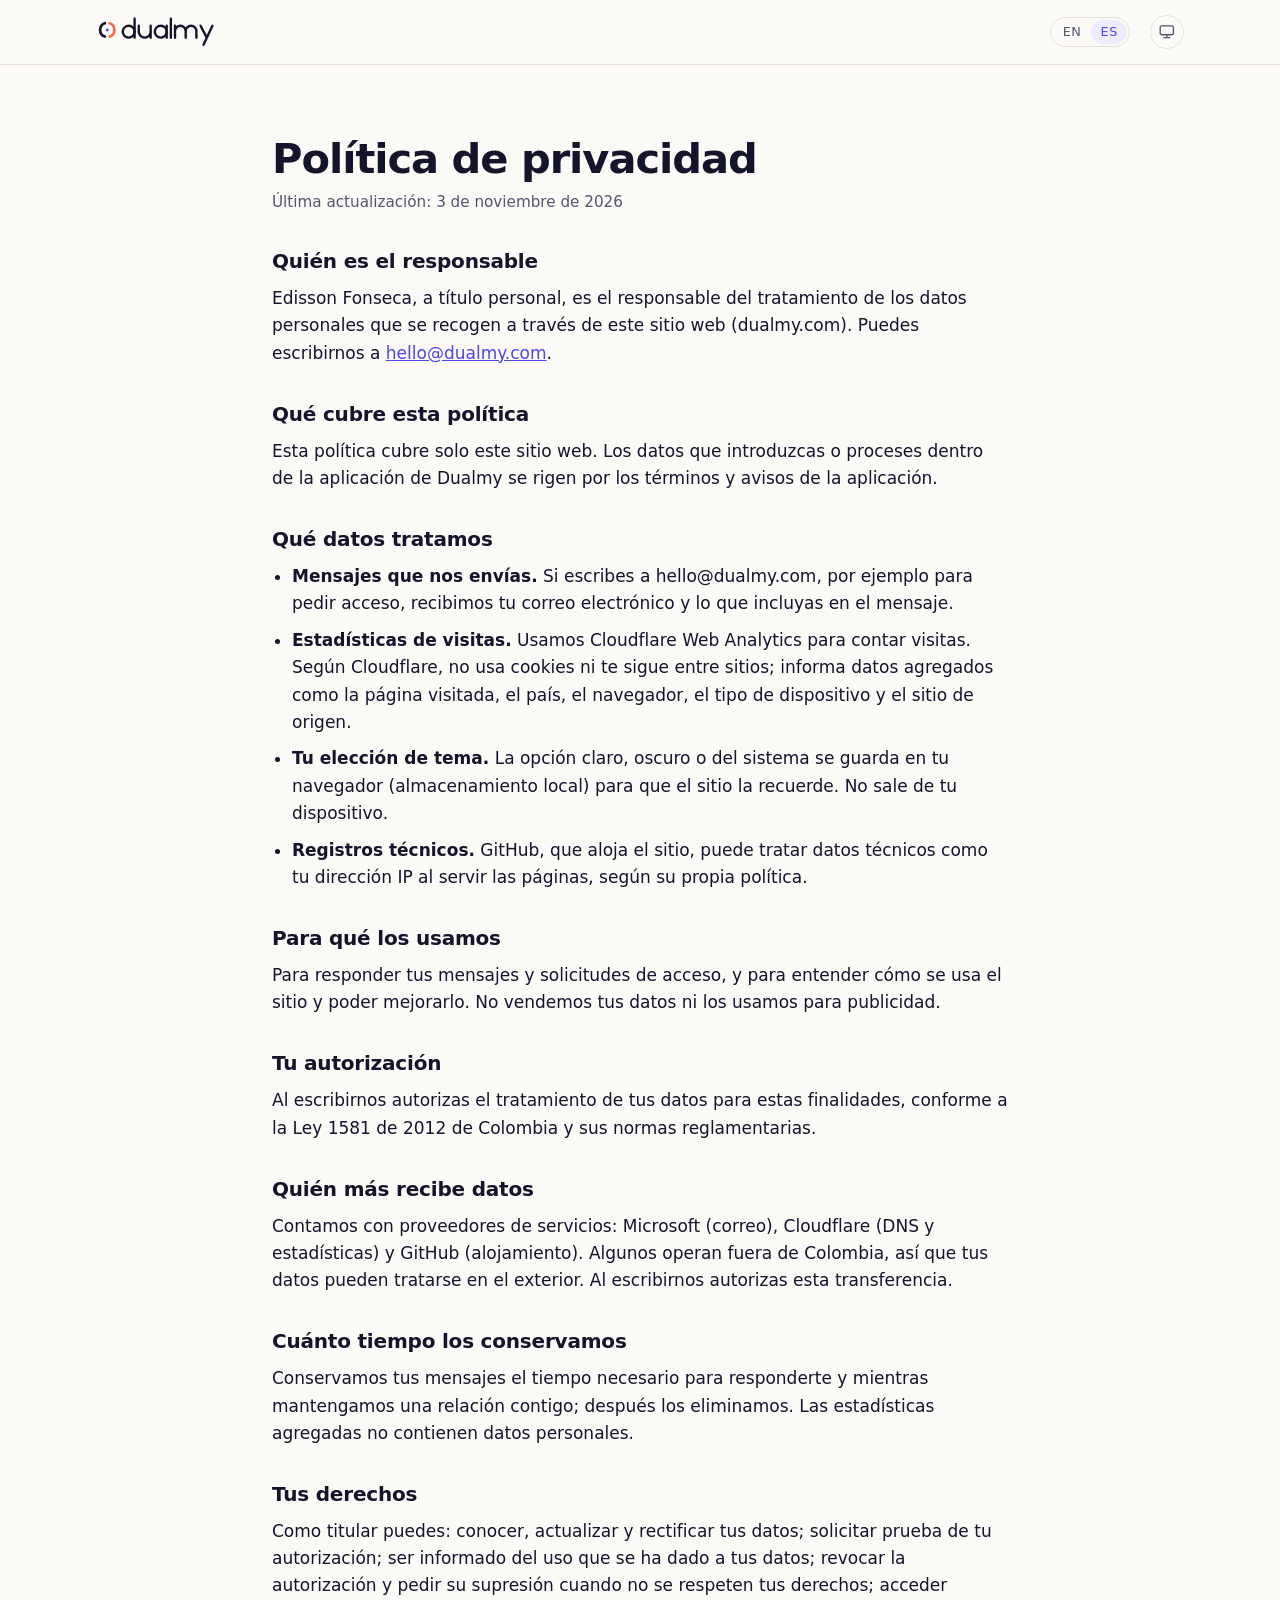
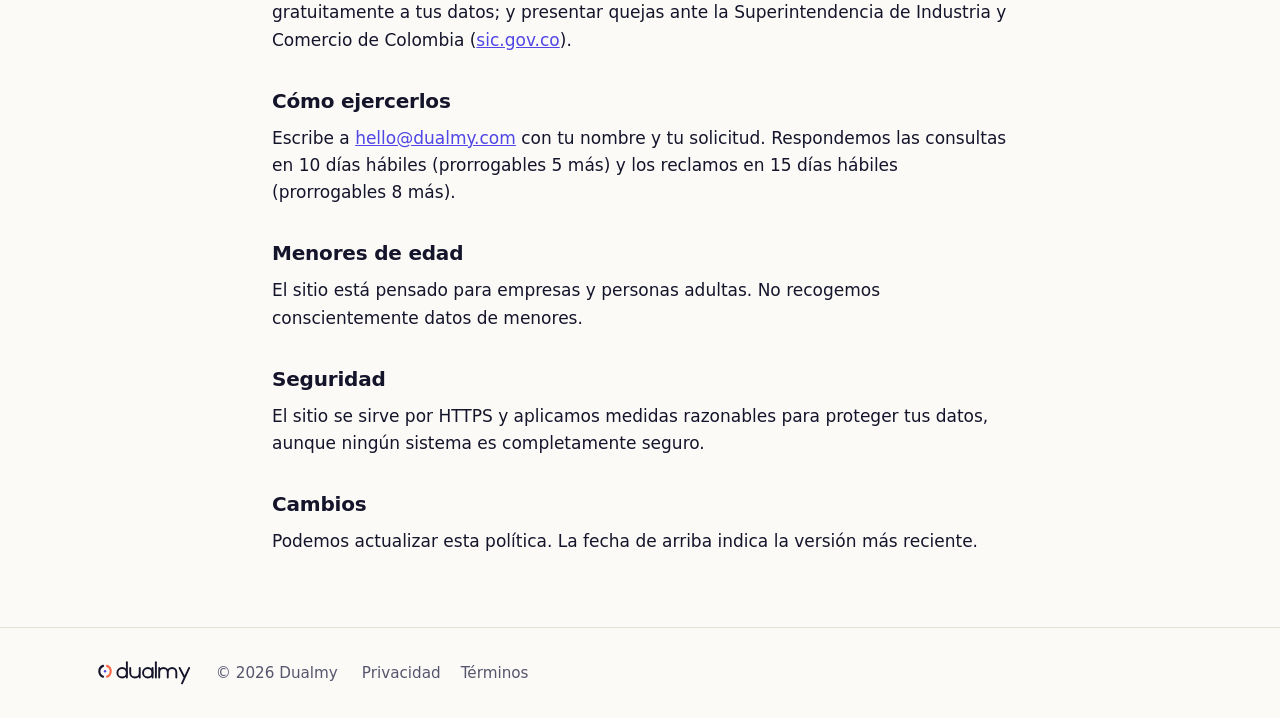
<file: es/privacidad/index.html>
<!doctype html>
<html lang="es">
  <head>
    <meta charset="UTF-8" />
    <meta name="viewport" content="width=device-width, initial-scale=1.0" />
    <title>Política de privacidad · Dualmy</title>
    <meta name="description" content="Cómo trata Dualmy los datos personales en dualmy.com." />
    <meta name="theme-color" content="#14142b" />
    <link rel="canonical" href="https://dualmy.com/es/privacidad/" />
    <link rel="alternate" hreflang="en" href="https://dualmy.com/privacy/" />
    <link rel="alternate" hreflang="es" href="https://dualmy.com/es/privacidad/" />
    <link rel="icon" type="image/svg+xml" href="../../brand/favicon.svg" />
    <link rel="apple-touch-icon" href="../../brand/apple-touch-icon.png" />
    <script>
      try {
        var t = localStorage.getItem('dualmy-theme');
        if (t === 'light' || t === 'dark') document.documentElement.dataset.theme = t;
      } catch (e) {}
    </script>
    <script type="module" crossorigin src="../../assets/theme-VaR0duXl.js"></script>
    <link rel="stylesheet" crossorigin href="../../assets/theme-C1qTyWRz.css">
  </head>
  <body>
    <a class="skip" href="#content">Saltar al contenido</a>
    <header class="site-header">
      <div class="wrap bar">
        <a class="logo" href="../../es/" aria-label="Dualmy, inicio">
          <img class="on-light" src="../../brand/dualmy-logo.svg" alt="Dualmy" />
          <img class="on-dark" src="../../brand/dualmy-logo-reverse.svg" alt="" aria-hidden="true" />
        </a>
        <div class="bar-actions">
          <div class="lang-switch" role="group" aria-label="Idioma">
            <a
              class="lang-other"
              href="../../privacy/"
              hreflang="en"
              lang="en"
              aria-label="Read this page in English"
              >EN</a
            ><span class="lang-current" aria-current="true">ES</span>
          </div>
          <button
            class="theme-toggle"
            type="button"
            data-theme-toggle
            data-pref="system"
            aria-label=""
            data-labels='{"system":"Tema: sistema (clic para cambiar)","light":"Tema: claro (clic para cambiar)","dark":"Tema: oscuro (clic para cambiar)"}'
          >
            <svg class="ic ic-system" viewBox="0 0 24 24" aria-hidden="true">
              <rect x="3" y="4" width="18" height="12" rx="2" />
              <path d="M8 20h8M12 16v4" />
            </svg>
            <svg class="ic ic-light" viewBox="0 0 24 24" aria-hidden="true">
              <circle cx="12" cy="12" r="4" />
              <path
                d="M12 2v2M12 20v2M4.9 4.9l1.4 1.4M17.7 17.7l1.4 1.4M2 12h2M20 12h2M4.9 19.1l1.4-1.4M17.7 6.3l1.4-1.4"
              />
            </svg>
            <svg class="ic ic-dark" viewBox="0 0 24 24" aria-hidden="true">
              <path d="M20 14.5A8.5 8.5 0 0 1 9.5 4a8.5 8.5 0 1 0 10.5 10.5z" />
            </svg>
          </button>
        </div>
      </div>
    </header>
    <main id="content" class="legal wrap">
      <h1>Política de privacidad</h1>
      <p class="updated">Última actualización: 3 de noviembre de 2026</p>
      <h2>Quién es el responsable</h2>
      <p>
        Edisson Fonseca, a título personal, es el responsable del tratamiento de los datos
        personales que se recogen a través de este sitio web (dualmy.com). Puedes escribirnos a
        <a href="mailto:hello@dualmy.com">hello@dualmy.com</a>.
      </p>
      <h2>Qué cubre esta política</h2>
      <p>
        Esta política cubre solo este sitio web. Los datos que introduzcas o proceses dentro de la
        aplicación de Dualmy se rigen por los términos y avisos de la aplicación.
      </p>
      <h2>Qué datos tratamos</h2>
      <ul>
        <li>
          <strong>Mensajes que nos envías.</strong> Si escribes a hello@dualmy.com, por ejemplo para
          pedir acceso, recibimos tu correo electrónico y lo que incluyas en el mensaje.
        </li>
        <li>
          <strong>Estadísticas de visitas.</strong> Usamos Cloudflare Web Analytics para contar
          visitas. Según Cloudflare, no usa cookies ni te sigue entre sitios; informa datos
          agregados como la página visitada, el país, el navegador, el tipo de dispositivo y el
          sitio de origen.
        </li>
        <li>
          <strong>Tu elección de tema.</strong> La opción claro, oscuro o del sistema se guarda en
          tu navegador (almacenamiento local) para que el sitio la recuerde. No sale de tu
          dispositivo.
        </li>
        <li>
          <strong>Registros técnicos.</strong> GitHub, que aloja el sitio, puede tratar datos
          técnicos como tu dirección IP al servir las páginas, según su propia política.
        </li>
      </ul>
      <h2>Para qué los usamos</h2>
      <p>
        Para responder tus mensajes y solicitudes de acceso, y para entender cómo se usa el sitio y
        poder mejorarlo. No vendemos tus datos ni los usamos para publicidad.
      </p>
      <h2>Tu autorización</h2>
      <p>
        Al escribirnos autorizas el tratamiento de tus datos para estas finalidades, conforme a la
        Ley 1581 de 2012 de Colombia y sus normas reglamentarias.
      </p>
      <h2>Quién más recibe datos</h2>
      <p>
        Contamos con proveedores de servicios: Microsoft (correo), Cloudflare (DNS y estadísticas) y
        GitHub (alojamiento). Algunos operan fuera de Colombia, así que tus datos pueden tratarse en
        el exterior. Al escribirnos autorizas esta transferencia.
      </p>
      <h2>Cuánto tiempo los conservamos</h2>
      <p>
        Conservamos tus mensajes el tiempo necesario para responderte y mientras mantengamos una
        relación contigo; después los eliminamos. Las estadísticas agregadas no contienen datos
        personales.
      </p>
      <h2>Tus derechos</h2>
      <p>
        Como titular puedes: conocer, actualizar y rectificar tus datos; solicitar prueba de tu
        autorización; ser informado del uso que se ha dado a tus datos; revocar la autorización y
        pedir su supresión cuando no se respeten tus derechos; acceder gratuitamente a tus datos; y
        presentar quejas ante la Superintendencia de Industria y Comercio de Colombia (<a
          href="https://www.sic.gov.co"
          rel="noopener"
          >sic.gov.co</a
        >).
      </p>
      <h2>Cómo ejercerlos</h2>
      <p>
        Escribe a <a href="mailto:hello@dualmy.com">hello@dualmy.com</a> con tu nombre y tu
        solicitud. Respondemos las consultas en 10 días hábiles (prorrogables 5 más) y los reclamos
        en 15 días hábiles (prorrogables 8 más).
      </p>
      <h2>Menores de edad</h2>
      <p>
        El sitio está pensado para empresas y personas adultas. No recogemos conscientemente datos
        de menores.
      </p>
      <h2>Seguridad</h2>
      <p>
        El sitio se sirve por HTTPS y aplicamos medidas razonables para proteger tus datos, aunque
        ningún sistema es completamente seguro.
      </p>
      <h2>Cambios</h2>
      <p>Podemos actualizar esta política. La fecha de arriba indica la versión más reciente.</p>
    </main>
    <footer class="site-footer">
      <div class="wrap foot">
        <a class="logo" href="../../es/" aria-label="Dualmy, inicio">
          <img class="on-light" src="../../brand/dualmy-logo.svg" alt="Dualmy" />
          <img class="on-dark" src="../../brand/dualmy-logo-reverse.svg" alt="" aria-hidden="true" />
        </a>
        <p>© 2026 Dualmy</p>
        <nav class="foot-links" aria-label="Legal">
          <a href="../../es/privacidad/">Privacidad</a>
          <a href="../../es/terminos/">Términos</a>
        </nav>
      </div>
    </footer>
  </body>
</html>
</file>
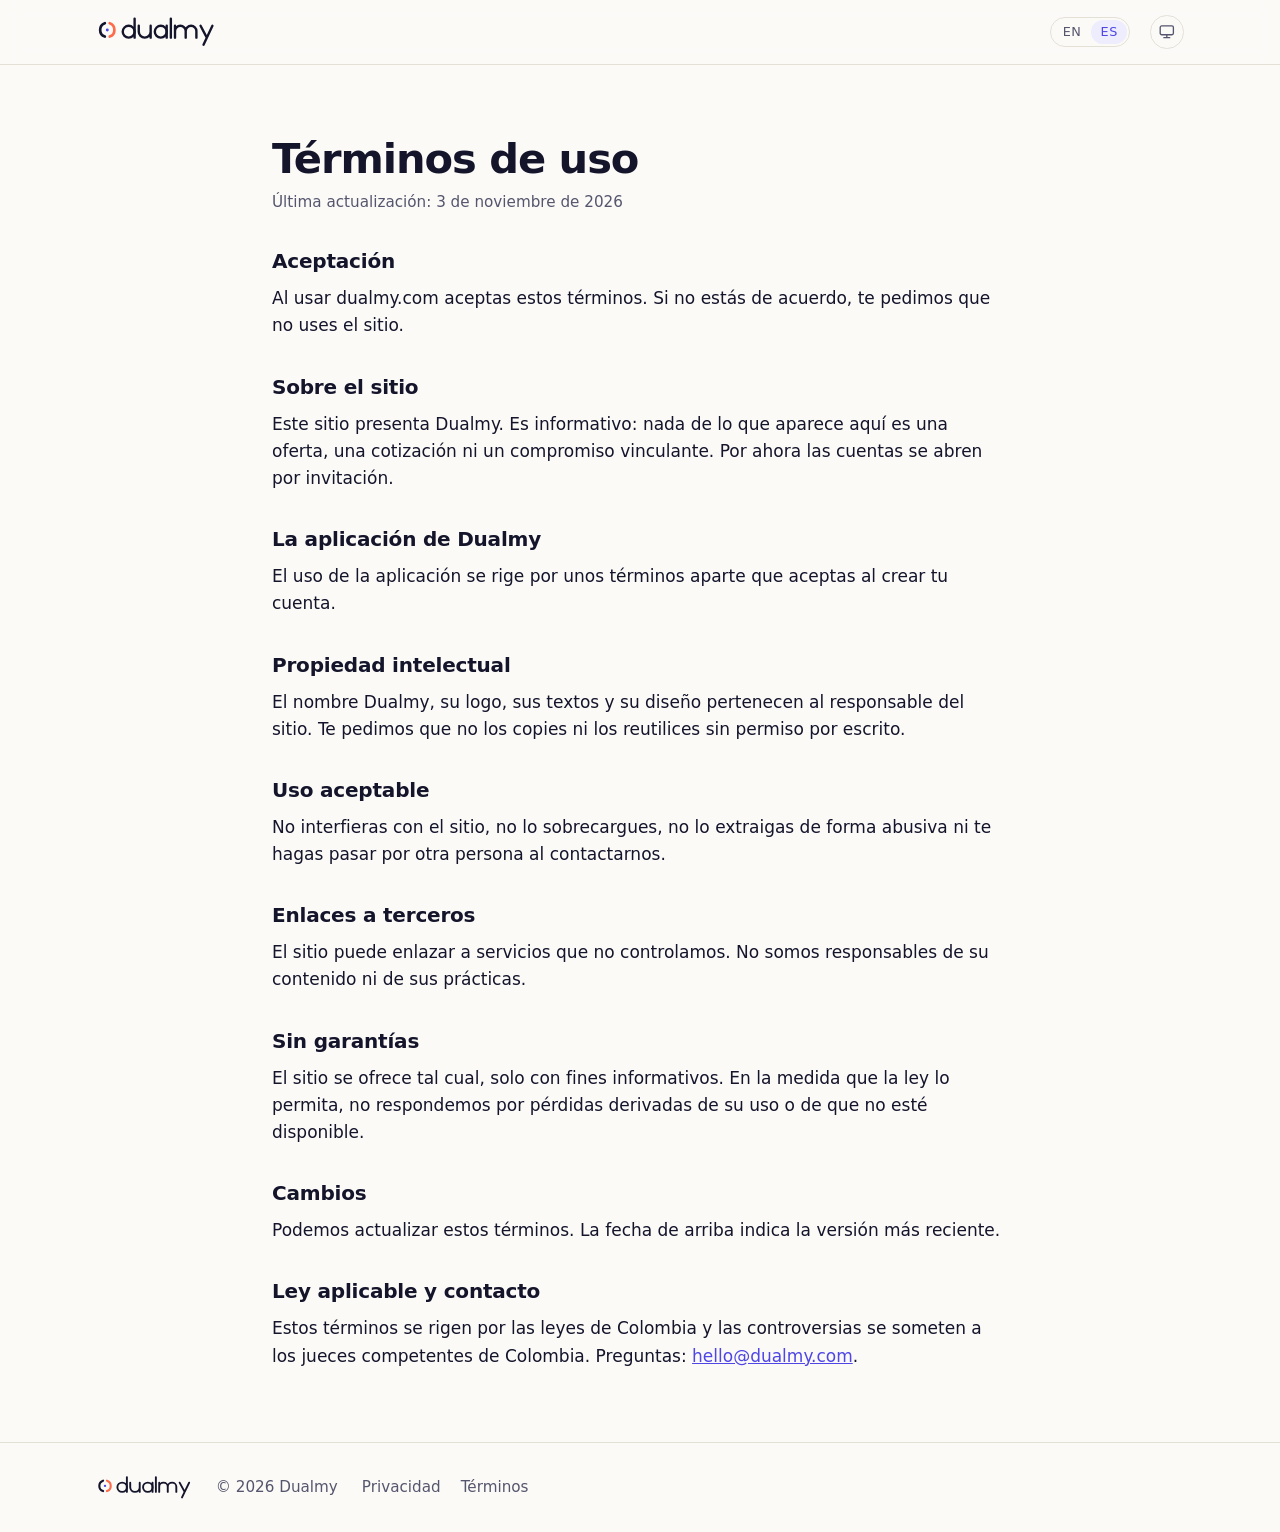
<file: es/terminos/index.html>
<!doctype html>
<html lang="es">
  <head>
    <meta charset="UTF-8" />
    <meta name="viewport" content="width=device-width, initial-scale=1.0" />
    <title>Términos de uso · Dualmy</title>
    <meta name="description" content="Términos para usar el sitio web de Dualmy, dualmy.com." />
    <meta name="theme-color" content="#14142b" />
    <link rel="canonical" href="https://dualmy.com/es/terminos/" />
    <link rel="alternate" hreflang="en" href="https://dualmy.com/terms/" />
    <link rel="alternate" hreflang="es" href="https://dualmy.com/es/terminos/" />
    <link rel="icon" type="image/svg+xml" href="../../brand/favicon.svg" />
    <link rel="apple-touch-icon" href="../../brand/apple-touch-icon.png" />
    <script>
      try {
        var t = localStorage.getItem('dualmy-theme');
        if (t === 'light' || t === 'dark') document.documentElement.dataset.theme = t;
      } catch (e) {}
    </script>
    <script type="module" crossorigin src="../../assets/theme-VaR0duXl.js"></script>
    <link rel="stylesheet" crossorigin href="../../assets/theme-C1qTyWRz.css">
  </head>
  <body>
    <a class="skip" href="#content">Saltar al contenido</a>
    <header class="site-header">
      <div class="wrap bar">
        <a class="logo" href="../../es/" aria-label="Dualmy, inicio">
          <img class="on-light" src="../../brand/dualmy-logo.svg" alt="Dualmy" />
          <img class="on-dark" src="../../brand/dualmy-logo-reverse.svg" alt="" aria-hidden="true" />
        </a>
        <div class="bar-actions">
          <div class="lang-switch" role="group" aria-label="Idioma">
            <a
              class="lang-other"
              href="../../terms/"
              hreflang="en"
              lang="en"
              aria-label="Read this page in English"
              >EN</a
            ><span class="lang-current" aria-current="true">ES</span>
          </div>
          <button
            class="theme-toggle"
            type="button"
            data-theme-toggle
            data-pref="system"
            aria-label=""
            data-labels='{"system":"Tema: sistema (clic para cambiar)","light":"Tema: claro (clic para cambiar)","dark":"Tema: oscuro (clic para cambiar)"}'
          >
            <svg class="ic ic-system" viewBox="0 0 24 24" aria-hidden="true">
              <rect x="3" y="4" width="18" height="12" rx="2" />
              <path d="M8 20h8M12 16v4" />
            </svg>
            <svg class="ic ic-light" viewBox="0 0 24 24" aria-hidden="true">
              <circle cx="12" cy="12" r="4" />
              <path
                d="M12 2v2M12 20v2M4.9 4.9l1.4 1.4M17.7 17.7l1.4 1.4M2 12h2M20 12h2M4.9 19.1l1.4-1.4M17.7 6.3l1.4-1.4"
              />
            </svg>
            <svg class="ic ic-dark" viewBox="0 0 24 24" aria-hidden="true">
              <path d="M20 14.5A8.5 8.5 0 0 1 9.5 4a8.5 8.5 0 1 0 10.5 10.5z" />
            </svg>
          </button>
        </div>
      </div>
    </header>
    <main id="content" class="legal wrap">
      <h1>Términos de uso</h1>
      <p class="updated">Última actualización: 3 de noviembre de 2026</p>
      <h2>Aceptación</h2>
      <p>
        Al usar dualmy.com aceptas estos términos. Si no estás de acuerdo, te pedimos que no uses el
        sitio.
      </p>
      <h2>Sobre el sitio</h2>
      <p>
        Este sitio presenta Dualmy. Es informativo: nada de lo que aparece aquí es una oferta, una
        cotización ni un compromiso vinculante. Por ahora las cuentas se abren por invitación.
      </p>
      <h2>La aplicación de Dualmy</h2>
      <p>
        El uso de la aplicación se rige por unos términos aparte que aceptas al crear tu cuenta.
      </p>
      <h2>Propiedad intelectual</h2>
      <p>
        El nombre Dualmy, su logo, sus textos y su diseño pertenecen al responsable del sitio. Te
        pedimos que no los copies ni los reutilices sin permiso por escrito.
      </p>
      <h2>Uso aceptable</h2>
      <p>
        No interfieras con el sitio, no lo sobrecargues, no lo extraigas de forma abusiva ni te
        hagas pasar por otra persona al contactarnos.
      </p>
      <h2>Enlaces a terceros</h2>
      <p>
        El sitio puede enlazar a servicios que no controlamos. No somos responsables de su contenido
        ni de sus prácticas.
      </p>
      <h2>Sin garantías</h2>
      <p>
        El sitio se ofrece tal cual, solo con fines informativos. En la medida que la ley lo
        permita, no respondemos por pérdidas derivadas de su uso o de que no esté disponible.
      </p>
      <h2>Cambios</h2>
      <p>Podemos actualizar estos términos. La fecha de arriba indica la versión más reciente.</p>
      <h2>Ley aplicable y contacto</h2>
      <p>
        Estos términos se rigen por las leyes de Colombia y las controversias se someten a los
        jueces competentes de Colombia. Preguntas:
        <a href="mailto:hello@dualmy.com">hello@dualmy.com</a>.
      </p>
    </main>
    <footer class="site-footer">
      <div class="wrap foot">
        <a class="logo" href="../../es/" aria-label="Dualmy, inicio">
          <img class="on-light" src="../../brand/dualmy-logo.svg" alt="Dualmy" />
          <img class="on-dark" src="../../brand/dualmy-logo-reverse.svg" alt="" aria-hidden="true" />
        </a>
        <p>© 2026 Dualmy</p>
        <nav class="foot-links" aria-label="Legal">
          <a href="../../es/privacidad/">Privacidad</a>
          <a href="../../es/terminos/">Términos</a>
        </nav>
      </div>
    </footer>
  </body>
</html>
</file>
<file: assets/theme-C1qTyWRz.css>
:root{--ink:#14142b;--bg:#fbfaf7;--surface:#fff;--alt:#f3f1ea;--text:#14142b;--muted:#55556d;--line:#e3e0d6;--accent:#4f46e5;--accent-soft:#eeedfd;--accent-text:#fff;--coral:#ff6b4a;--font:ui-sans-serif, system-ui, -apple-system, "Segoe UI", Roboto, "Helvetica Neue", Arial, sans-serif;--lightningcss-light:initial;--lightningcss-dark: ;color-scheme:light dark}@media (prefers-color-scheme:dark){:root{--lightningcss-light: ;--lightningcss-dark:initial}}:root[data-theme=light]{--lightningcss-light:initial;--lightningcss-dark: ;color-scheme:light}:root[data-theme=dark]{--bg:#0f0f22;--surface:#1a1a36;--alt:#141430;--text:#f5f3ee;--muted:#b0b0c8;--line:#2b2b4d;--accent:#8b8fff;--accent-soft:#23224a;--accent-text:#0f0f24;--lightningcss-light: ;--lightningcss-dark:initial;color-scheme:dark}@media (prefers-color-scheme:dark){:root:not([data-theme=light]){--bg:#0f0f22;--surface:#1a1a36;--alt:#141430;--text:#f5f3ee;--muted:#b0b0c8;--line:#2b2b4d;--accent:#8b8fff;--accent-soft:#23224a;--accent-text:#0f0f24;--lightningcss-light: ;--lightningcss-dark:initial;color-scheme:dark}}*{box-sizing:border-box}html{scroll-behavior:smooth;scroll-padding-top:5rem}@media (prefers-reduced-motion:reduce){html{scroll-behavior:auto}}body{background:var(--bg);color:var(--text);font-family:var(--font);-webkit-font-smoothing:antialiased;margin:0;font-size:1.0625rem;line-height:1.6}h1,h2,h3,p,ol,ul,figure{margin:0}ol,ul{padding:0;list-style:none}a{color:inherit}img{max-width:100%;display:block}:focus-visible{outline:3px solid var(--accent);outline-offset:3px;border-radius:6px}.sr-only{clip-path:inset(50%);white-space:nowrap;width:1px;height:1px;position:absolute;overflow:hidden}.skip{background:var(--surface);z-index:10;border-radius:8px;padding:.5rem 1rem;position:absolute;top:-4rem;left:1rem}.skip:focus{top:1rem}.wrap{width:min(100% - 3rem,68rem);margin-inline:auto}.on-dark,:root[data-theme=dark] .on-light{display:none}:root[data-theme=dark] .on-dark{display:block}@media (prefers-color-scheme:dark){:root:not([data-theme=light]) .on-light{display:none}:root:not([data-theme=light]) .on-dark{display:block}}.site-header{z-index:5;background:color-mix(in srgb, var(--bg) 88%, transparent);-webkit-backdrop-filter:blur(10px);backdrop-filter:blur(10px);border-bottom:1px solid var(--line);position:sticky;top:0}.bar{align-items:center;gap:2rem;min-height:4rem;display:flex}.logo{flex-shrink:0}.logo img{width:auto;height:2rem}.nav{color:var(--muted);gap:1.5rem;margin-inline:auto;font-size:.95rem;display:flex}.nav a,.link{white-space:nowrap;text-decoration:none}.nav a:hover,.link:hover{color:var(--text)}.bar-actions:nth-child(2){margin-left:auto}.bar-actions{flex-shrink:0;align-items:center;gap:1.25rem;font-size:.95rem;display:flex}.lang-switch{border:1px solid var(--line);letter-spacing:.04em;border-radius:999px;flex-shrink:0;padding:2px;font-size:.8rem;font-weight:500;display:inline-flex}.lang-switch>*{border-radius:999px;padding:.2rem .6rem;line-height:1.4}.lang-current{background:var(--accent-soft);color:var(--accent)}.lang-other{color:var(--muted);text-decoration:none}.lang-other:hover{color:var(--text)}.theme-toggle{border:1px solid var(--line);width:2.1rem;height:2.1rem;color:var(--muted);cursor:pointer;background:0 0;border-radius:50%;flex-shrink:0;place-items:center;padding:0;display:inline-grid}.theme-toggle:hover{color:var(--text);border-color:var(--muted)}.theme-toggle .ic{fill:none;stroke:currentColor;stroke-width:1.8px;stroke-linecap:round;stroke-linejoin:round;width:1.1rem;height:1.1rem;display:none}.theme-toggle[data-pref=system] .ic-system,.theme-toggle[data-pref=light] .ic-light,.theme-toggle[data-pref=dark] .ic-dark{display:block}.btn{border:1px solid #0000;border-radius:999px;justify-content:center;align-items:center;padding:.6rem 1.1rem;font-weight:500;line-height:1.2;text-decoration:none;display:inline-flex}.btn-lg{padding:.85rem 1.5rem;font-size:1.0625rem}.btn-primary{background:var(--accent);color:var(--accent-text)}.btn-primary:hover{filter:brightness(1.08)}.btn-ghost{border-color:var(--line);background:var(--surface)}.btn-ghost:hover{border-color:var(--muted)}.btn-light{color:var(--ink);background:#fff}.btn-outline{color:#fff;border-color:#ffffff80}.btn-outline:hover{border-color:#fff}.hero{padding-block:clamp(3rem,8vw,6rem)}.hero-grid{grid-template-columns:minmax(0,1.1fr) minmax(0,.9fr);align-items:center;gap:clamp(2rem,5vw,4rem);display:grid}.eyebrow{color:var(--accent);margin-bottom:1rem;font-size:.95rem;font-weight:500}h1{letter-spacing:-.025em;font-size:clamp(2.2rem,5.2vw,3.6rem);font-weight:600;line-height:1.08}.lead{color:var(--muted);max-width:34rem;margin-top:1.25rem;font-size:1.2rem}.actions{flex-wrap:wrap;gap:.75rem;margin-top:2rem;display:flex}.actions.center{justify-content:center}.note{color:var(--muted);margin-top:1.25rem;font-size:.95rem}.note a{color:var(--text)}.chat{background:var(--surface);border:1px solid var(--line);border-radius:20px;gap:.75rem;padding:1.25rem;display:grid;box-shadow:0 18px 50px -28px #14142b59}.bubble{border-radius:16px;max-width:88%;padding:.7rem 1rem;font-size:.98rem;line-height:1.45}.bubble-person{background:var(--accent-soft);border-bottom-right-radius:4px;justify-self:end}.bubble-dualmy{background:var(--alt);border-bottom-left-radius:4px;justify-self:start}.proposal{gap:.6rem;display:grid}.proposal-status{color:var(--muted);align-items:center;gap:.5rem;font-size:.85rem;display:inline-flex}.dot{background:var(--coral);border-radius:50%;width:.55rem;height:.55rem}.section{padding-block:clamp(3.5rem,8vw,6rem)}.section-alt{background:var(--alt)}.section-head{max-width:40rem;margin-bottom:2.5rem}h2{letter-spacing:-.02em;font-size:clamp(1.7rem,3.4vw,2.4rem);font-weight:600;line-height:1.15}.section-head p{color:var(--muted);margin-top:.9rem}h3{font-size:1.15rem;font-weight:600;line-height:1.3}.steps{grid-template-columns:repeat(3,minmax(0,1fr));gap:1rem;display:grid}.steps li,.card,.trust li{background:var(--surface);border:1px solid var(--line);border-radius:16px;padding:1.5rem}.steps p,.card p,.trust p{color:var(--muted);margin-top:.5rem;font-size:1rem}.step-n{background:var(--accent-soft);width:2rem;height:2rem;color:var(--accent);border-radius:50%;place-items:center;margin-bottom:.9rem;font-size:.95rem;font-weight:600;display:inline-grid}.steps li:nth-child(6) .step-n{background:var(--coral);color:var(--ink)}.two,.trust{grid-template-columns:repeat(2,minmax(0,1fr));gap:1rem;display:grid}.cta{background:var(--ink);color:#fff;text-align:center;padding-block:clamp(3.5rem,8vw,5.5rem)}:root[data-theme=dark] .cta{background:#1d1c4d}@media (prefers-color-scheme:dark){:root:not([data-theme=light]) .cta{background:#1d1c4d}}.cta-inner{justify-items:center;gap:.9rem;display:grid}.cta-mark{width:3.5rem;height:3.5rem;margin-bottom:.5rem}.cta p{color:#c9c9e0}.site-footer{border-top:1px solid var(--line);color:var(--muted);padding-block:2rem;font-size:.95rem}.foot{align-items:center;gap:1.5rem;display:flex}.foot .logo img{height:1.6rem}.foot a:last-child{margin-left:auto}@media (width<=62rem){.nav{display:none}.bar{justify-content:space-between}}@media (width<=52rem){.hero-grid,.steps,.two,.trust{grid-template-columns:minmax(0,1fr)}.bar-actions .link{display:none}}@media (width<=30rem){.bar{gap:.75rem}.bar-actions{gap:.6rem}.bar-actions .btn{display:none}.actions .btn{width:100%}.foot{flex-wrap:wrap}.foot a:last-child{margin-left:0}}.legal{max-width:46rem;padding-block:clamp(2.5rem,6vw,4.5rem)}.legal h1{font-size:clamp(1.9rem,4vw,2.6rem)}.legal .updated{color:var(--muted);margin-top:.5rem;font-size:.95rem}.legal h2{letter-spacing:-.01em;margin-top:2.25rem;font-size:1.25rem}.legal p,.legal ul{margin-top:.75rem}.legal ul{padding-left:1.25rem;list-style:outside}.legal li+li{margin-top:.6rem}.legal a{color:var(--accent)}.foot-links{gap:1.25rem;display:flex}.foot-links a{text-decoration:none}.foot-links a:hover{color:var(--text)}
</file>
